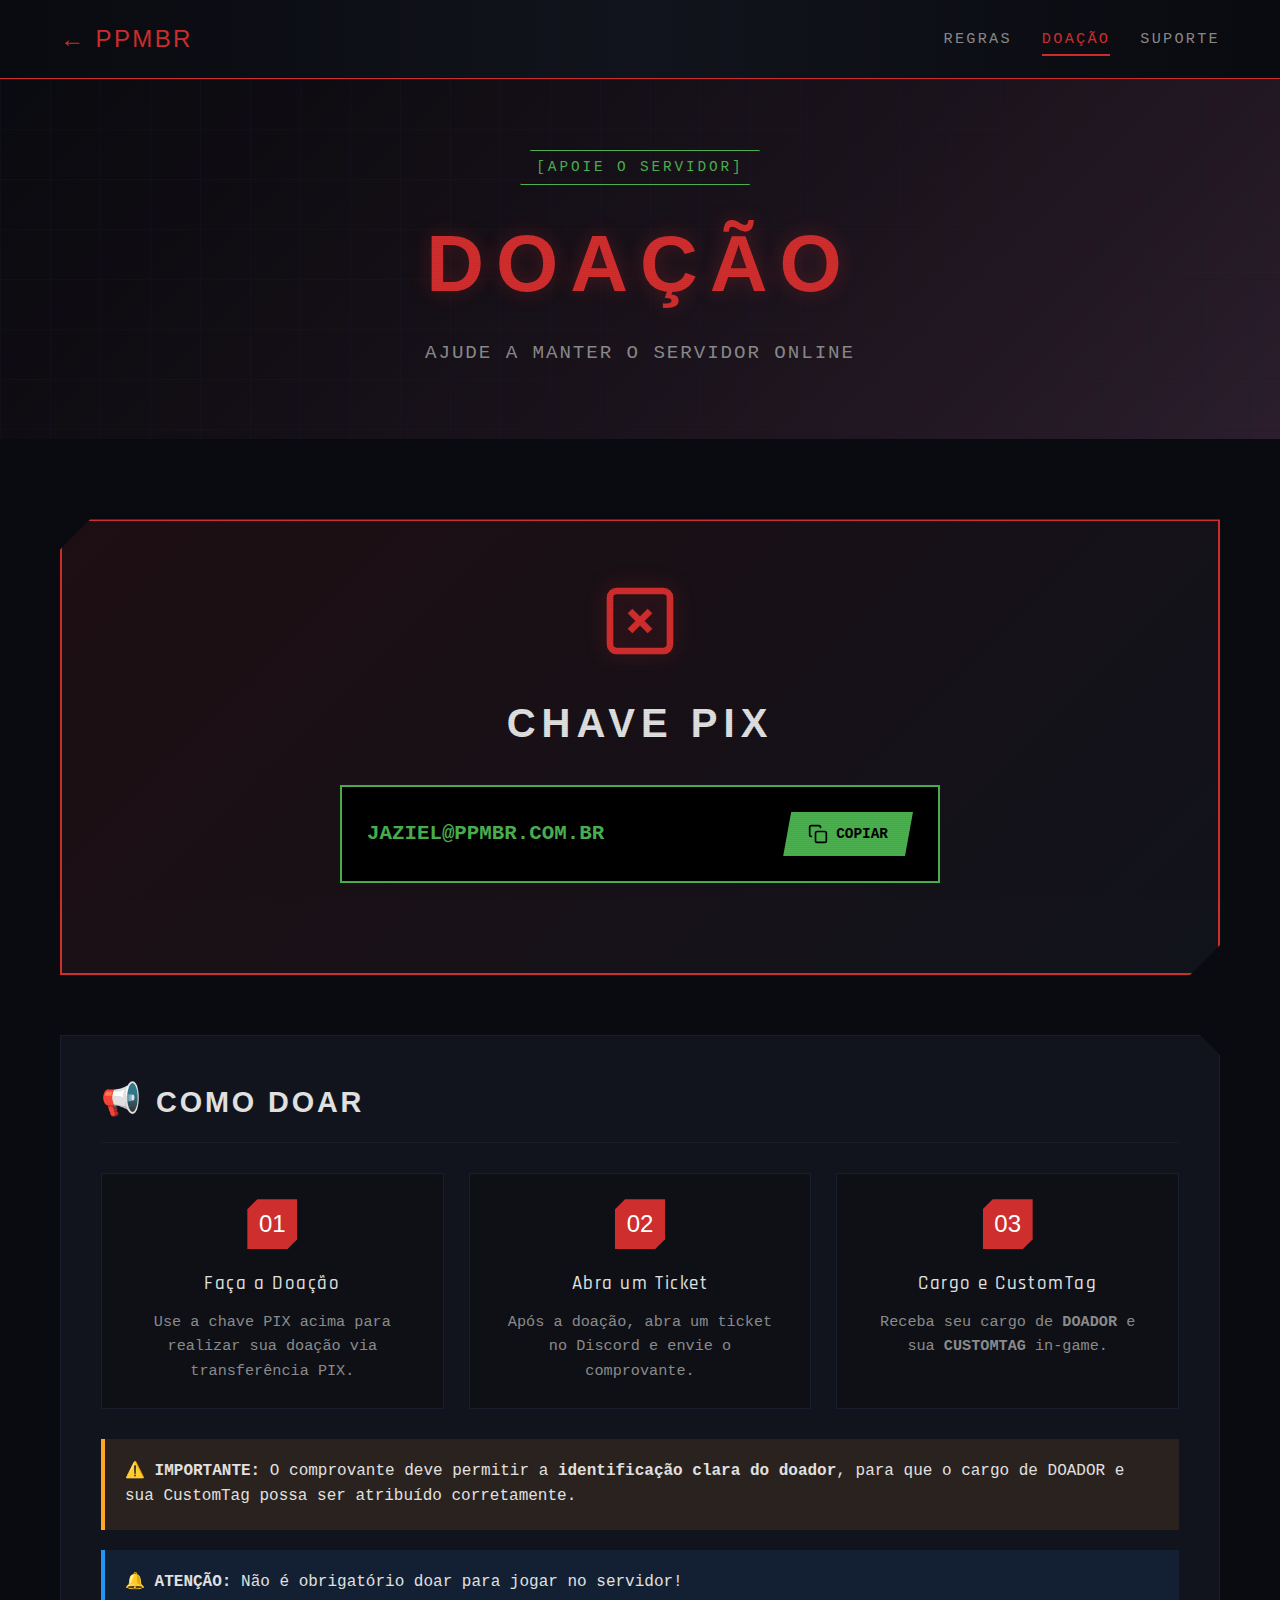
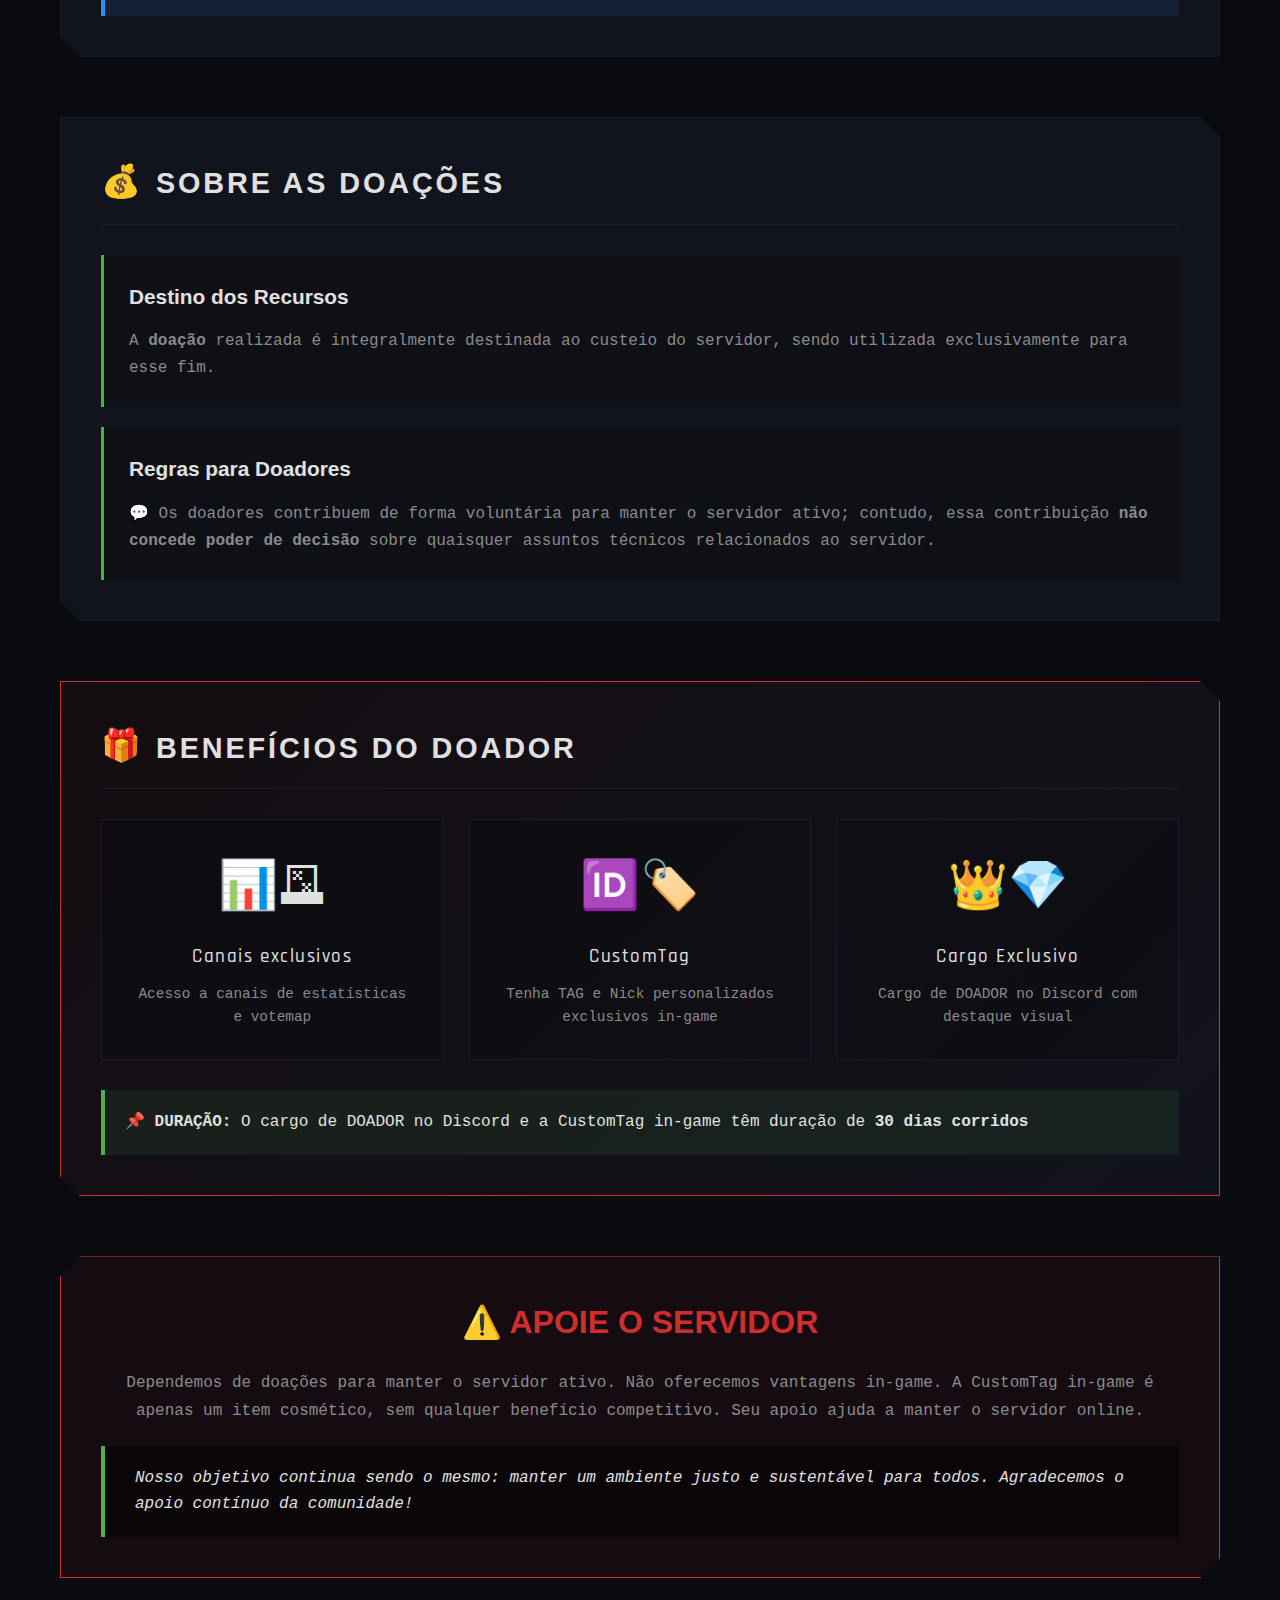
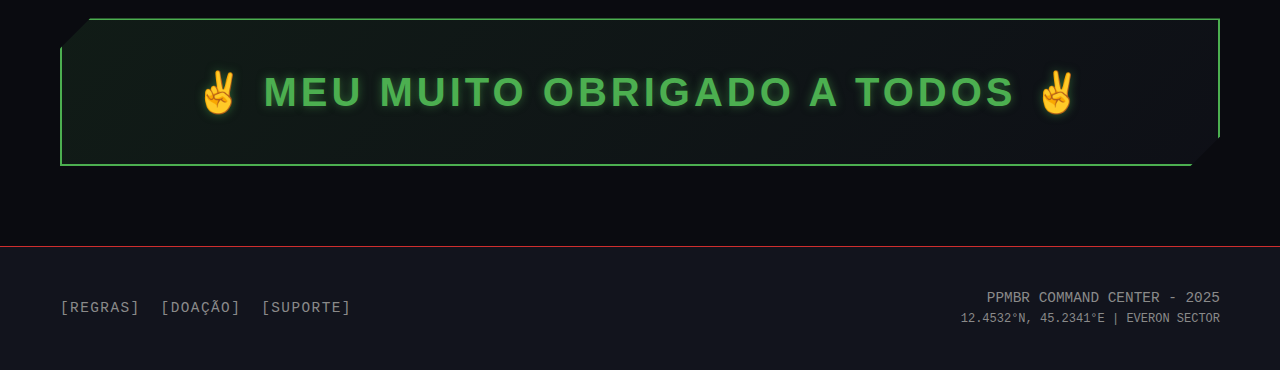
<file: doacao.html>
<!DOCTYPE html>
<html lang="pt-BR">
<head>
    <meta charset="UTF-8">
    <meta name="viewport" content="width=device-width, initial-scale=1.0">
    <title>DOAÇÃO | PPMBR</title>
	<link href="https://fonts.googleapis.com/css2?family=Rajdhani:wght@400;500;600;700&display=swap" rel="stylesheet">
    <link rel="stylesheet" href="styles.css">
    <link rel="stylesheet" href="pages.css">
</head>
<body>
    <div class="scanlines"></div>

    <!-- Header Navigation -->
    <nav class="tactical-nav">
        <div class="container">
            <a href="index.html" class="nav-logo">← PPMBR</a>
            <div class="nav-links">
                <a href="regras.html" class="nav-link">REGRAS</a>
                <a href="doacao.html" class="nav-link active">DOAÇÃO</a>
                <a href="suporte.html" class="nav-link">SUPORTE</a>
            </div>
        </div>
    </nav>

    <!-- Page Header -->
    <section class="page-hero">
        <div class="hero-overlay"></div>
        <div class="hero-grid"></div>
        <div class="container">
            <div class="page-header-content">
                <span class="page-tag">[APOIE O SERVIDOR]</span>
                <h1 class="page-title">DOAÇÃO</h1>
                <p class="page-subtitle">AJUDE A MANTER O SERVIDOR ONLINE</p>
            </div>
        </div>
    </section>

    <!-- Donation Content -->
    <section class="content-section">
        <div class="container">

            <!-- PIX Section -->
            <div class="donation-highlight">
                <div class="pix-container">
                    <div class="pix-icon">
                        <svg width="80" height="80" viewBox="0 0 24 24" fill="none" stroke="currentColor" stroke-width="2">
                            <rect x="3" y="3" width="18" height="18" rx="2" ry="2"/>
                            <line x1="9" y1="9" x2="15" y2="15"/>
                            <line x1="15" y1="9" x2="9" y2="15"/>
                        </svg>
                    </div>
                    <h2 class="pix-title">CHAVE PIX</h2>
                    <div class="pix-key" id="pixKey">
                        <span class="key-text">JAZIEL@PPMBR.COM.BR</span>
                        <button class="copy-btn" onclick="copyPix()">
                            <svg width="20" height="20" viewBox="0 0 24 24" fill="none" stroke="currentColor" stroke-width="2">
                                <rect x="9" y="9" width="13" height="13" rx="2" ry="2"/>
                                <path d="M5 15H4a2 2 0 0 1-2-2V4a2 2 0 0 1 2-2h9a2 2 0 0 1 2 2v1"/>
                            </svg>
                            COPIAR
                        </button>
                    </div>
                    <p class="copy-feedback" id="copyFeedback">✓ Chave copiada!</p>
                </div>
            </div>

            <!-- Instructions -->
            <div class="rules-block">
                <div class="block-header">
                    <span class="block-icon">📢</span>
                    <h2 class="block-title">COMO DOAR</h2>
                </div>
                <div class="donation-steps">
                    <div class="step-card">
                        <div class="step-number">01</div>
                        <div class="step-content">
                            <h3>Faça a Doação</h3>
                            <p>Use a chave PIX acima para realizar sua doação via transferência PIX.</p>
                        </div>
                    </div>
                    <div class="step-card">
                        <div class="step-number">02</div>
                        <div class="step-content">
                            <h3>Abra um Ticket</h3>
                            <p>Após a doação, abra um ticket no Discord e envie o comprovante.</p>
                        </div>
                    </div>
                    <div class="step-card">
                        <div class="step-number">03</div>
                        <div class="step-content">
                            <h3>Cargo e CustomTag</h3>
                            <p>Receba seu cargo de <strong>DOADOR</strong> e sua <strong>CUSTOMTAG</strong> in-game.</p>
                        </div>
                    </div>
                </div>

                <div class="alert-box warning">
                    <strong>⚠️ IMPORTANTE:</strong> O comprovante deve permitir a <strong>identificação clara do doador</strong>, para que o cargo de DOADOR e sua CustomTag possa ser atribuído corretamente.
                </div>

                <div class="alert-box info">
                    <strong>🔔 ATENÇÃO:</strong> Não é obrigatório doar para jogar no servidor!
                </div>
            </div>

            <!-- Sobre as Doações -->
            <div class="rules-block">
                <div class="block-header">
                    <span class="block-icon">💰</span>
                    <h2 class="block-title">SOBRE AS DOAÇÕES</h2>
                </div>

                <div class="donation-info">
                    <div class="info-card">
                        <h3>Destino dos Recursos</h3>
                        <p>A <strong>doação</strong> realizada é integralmente destinada ao custeio do servidor, sendo utilizada exclusivamente para esse fim.</p>
                    </div>

                    <div class="info-card">
                        <h3>Regras para Doadores</h3>
                        <p>💬 Os doadores contribuem de forma voluntária para manter o servidor ativo; contudo, essa contribuição <strong>não concede poder de decisão</strong> sobre quaisquer assuntos técnicos relacionados ao servidor.</p>
                    </div>
                </div>
            </div>

            <!-- Benefícios -->
            <div class="rules-block highlight-block">
                <div class="block-header">
                    <span class="block-icon">🎁</span>
                    <h2 class="block-title">BENEFÍCIOS DO DOADOR</h2>
                </div>

                <div class="benefits-grid">
                    <div class="benefit-card">
                        <div class="benefit-icon">📊🗳</div>
                        <h3>Canais exclusivos</h3>
                        <p>Acesso a canais de estatísticas e votemap</p>
                    </div>
                    <div class="benefit-card">
                        <div class="benefit-icon">🆔🏷️</div>
                        <h3>CustomTag</h3>
                        <p>Tenha TAG e Nick personalizados exclusivos in-game</p>
                    </div>
                    <div class="benefit-card">
                        <div class="benefit-icon">👑💎</div>
                        <h3>Cargo Exclusivo</h3>
                        <p>Cargo de DOADOR no Discord com destaque visual</p>
                    </div>
                </div>

                <div class="alert-box duration">
                    <strong>📌 DURAÇÃO:</strong> O cargo de DOADOR no Discord e a CustomTag in-game têm duração de <strong>30 dias corridos</strong>
                </div>
            </div>

            <!-- Call to Action -->
            <div class="cta-section">
                <div class="cta-content">
                    <h2>⚠️ APOIE O SERVIDOR</h2>
                    <p>Dependemos de doações para manter o servidor ativo. Não oferecemos vantagens in-game. A CustomTag in-game é apenas um item cosmético, sem qualquer benefício competitivo. Seu apoio ajuda a manter o servidor online.</p>
                    <blockquote class="quote-box">
                        Nosso objetivo continua sendo o mesmo: manter um ambiente justo e sustentável para todos. Agradecemos o apoio contínuo da comunidade!
                    </blockquote>
                </div>
            </div>

            <!-- Thank You -->
            <div class="thank-you-section">
                <h2 class="thank-you-title">✌️ MEU MUITO OBRIGADO A TODOS ✌️</h2>
            </div>

        </div>
    </section>

    <!-- Footer -->
    <footer class="comms">
        <div class="container">
            <div class="comms-grid">
                <div class="comms-links">
                    <a href="regras.html" class="comms-link">[REGRAS]</a>
                    <a href="doacao.html" class="comms-link">[DOAÇÃO]</a>
                    <a href="suporte.html" class="comms-link">[SUPORTE]</a>
                </div>
                <div class="comms-signature">
                    <p>PPMBR COMMAND CENTER - 2025</p>
                    <p class="comms-coordinates">12.4532°N, 45.2341°E | EVERON SECTOR</p>
                </div>
            </div>
        </div>
    </footer>

    <script src="script.js"></script>
    <script>
        function copyPix() {
            const pixKey = 'JAZIEL@PPMBR.COM.BR';
            navigator.clipboard.writeText(pixKey).then(() => {
                const feedback = document.getElementById('copyFeedback');
                feedback.style.display = 'block';
                setTimeout(() => {
                    feedback.style.display = 'none';
                }, 2000);
            });
        }
    </script>
</body>
</html>
</file>
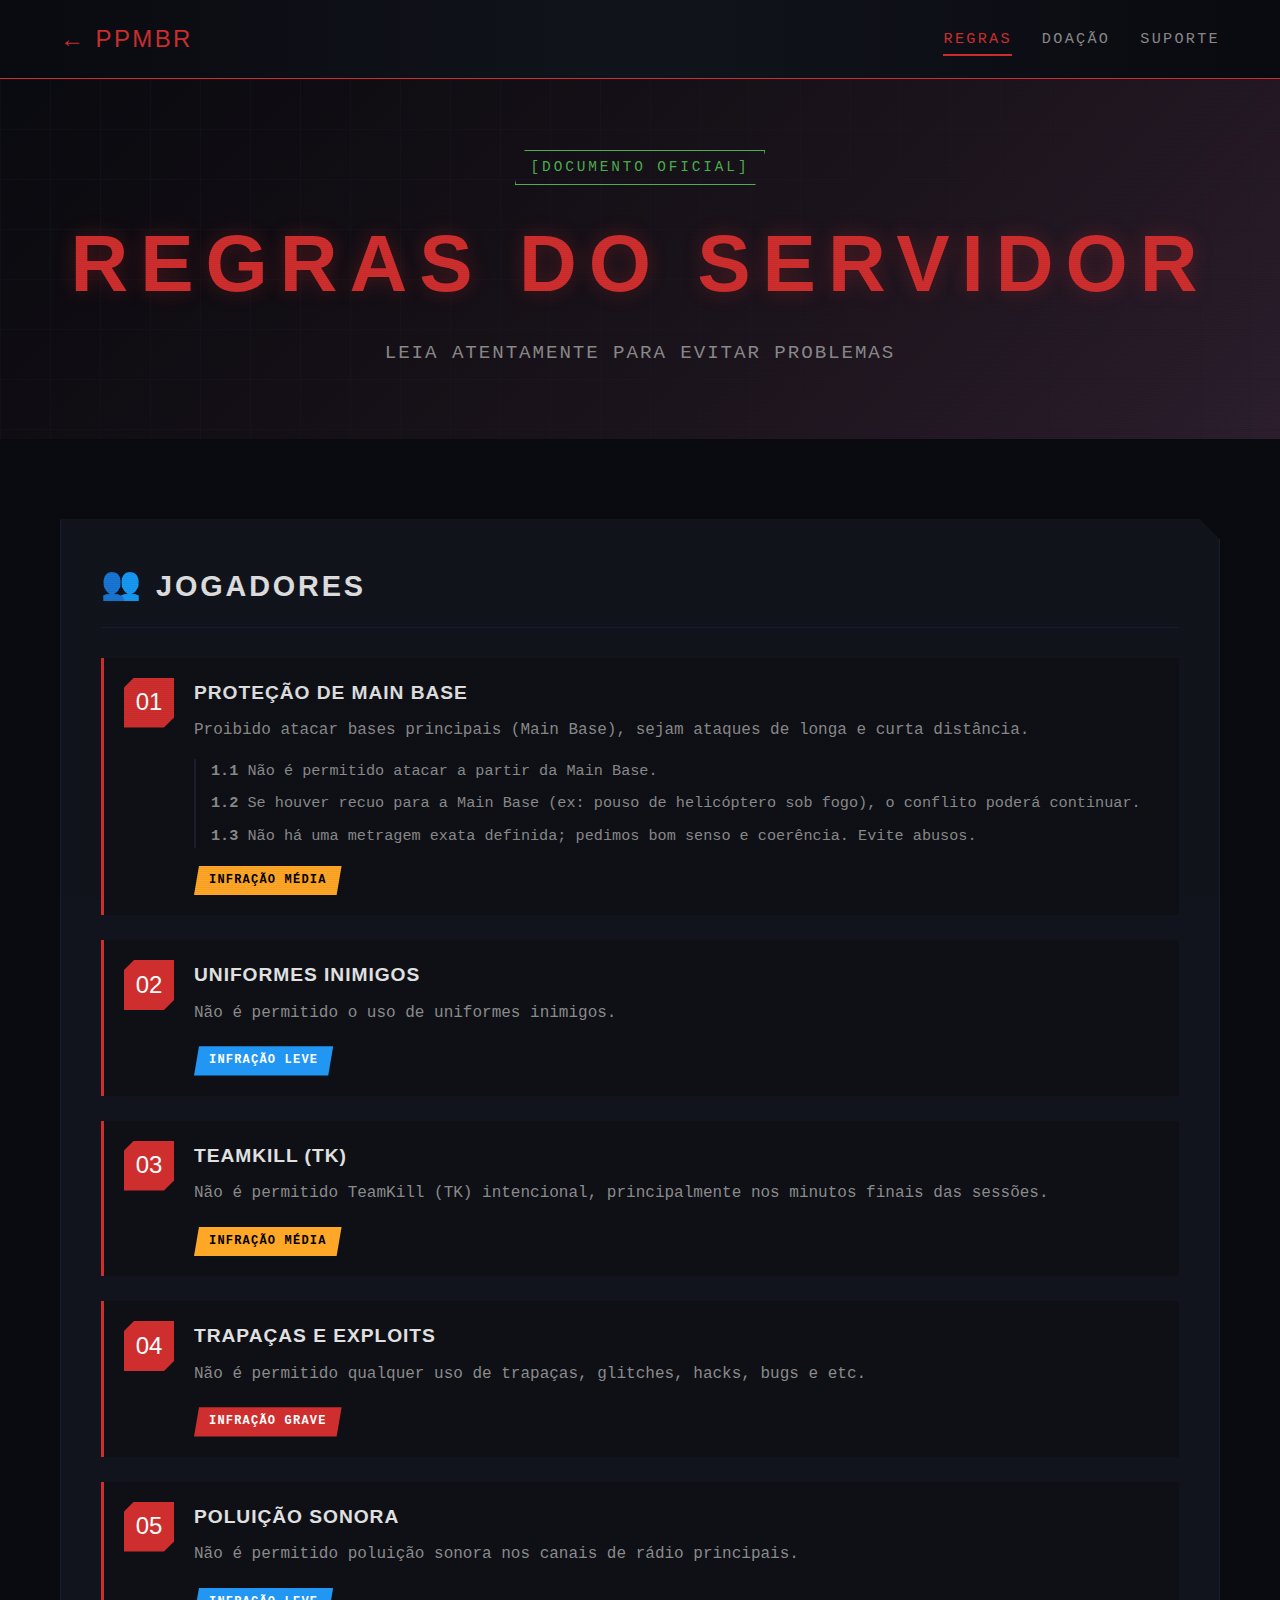
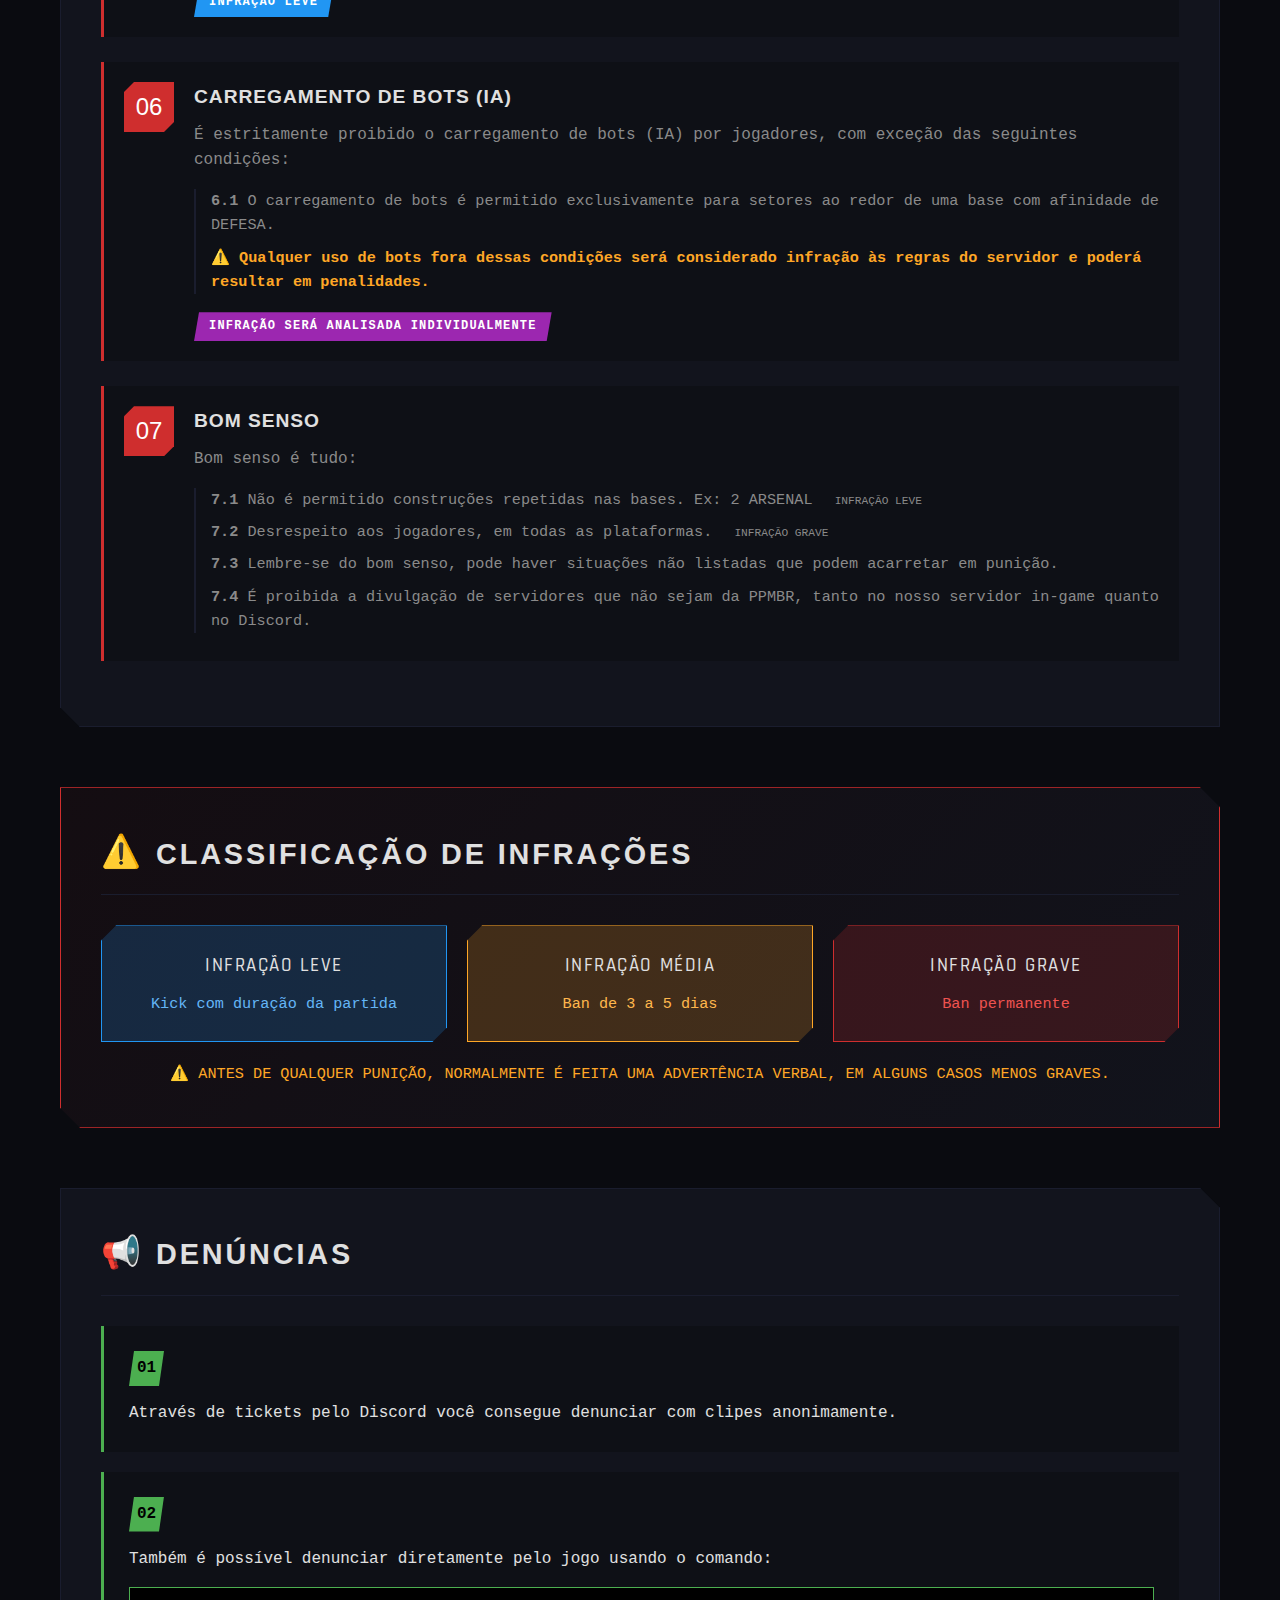
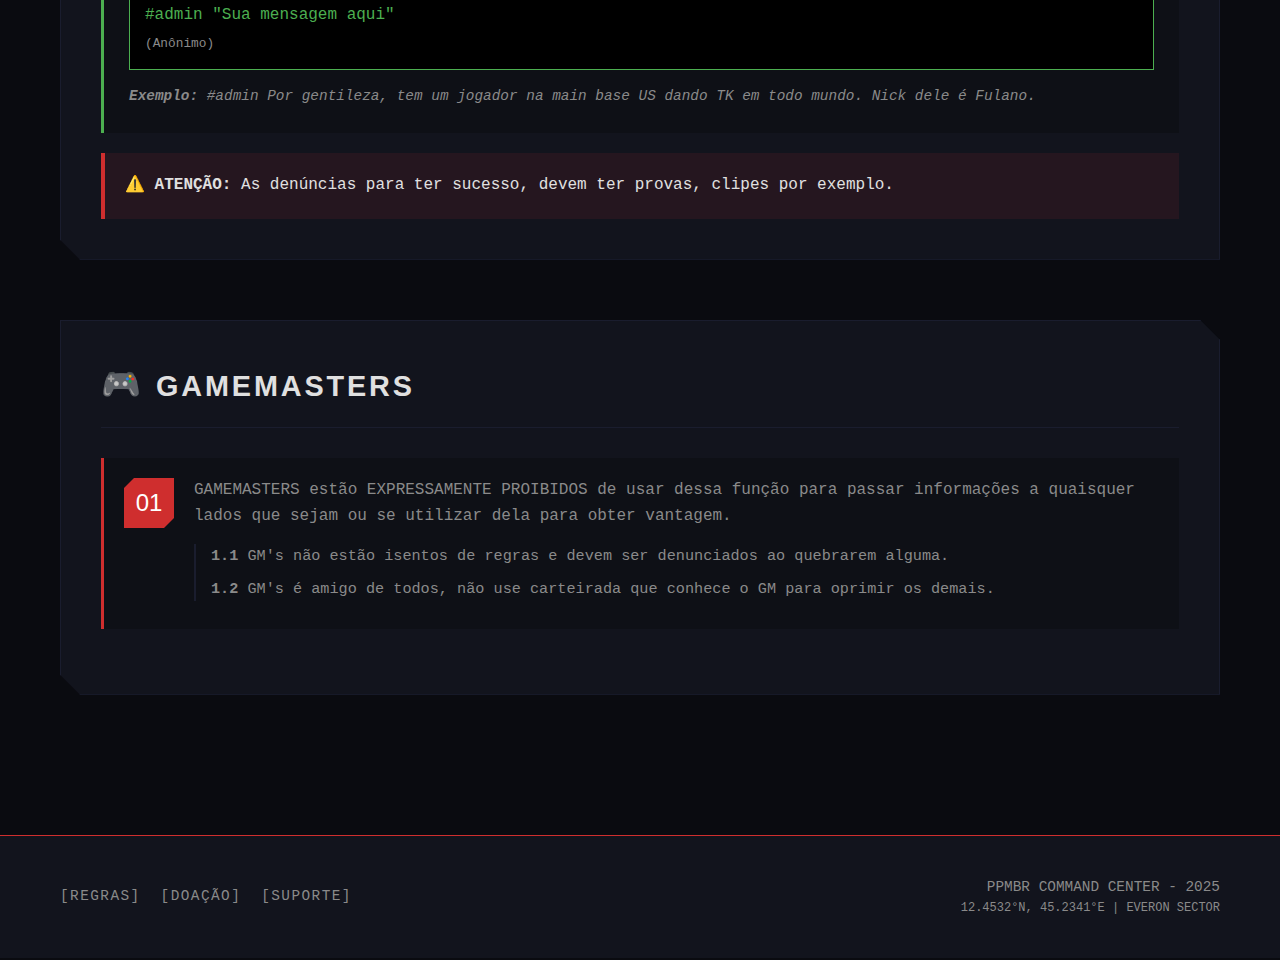
<file: regras.html>
<!DOCTYPE html>
<html lang="pt-BR">
<head>
    <meta charset="UTF-8">
    <meta name="viewport" content="width=device-width, initial-scale=1.0">
    <title>REGRAS DO SERVIDOR | PPMBR</title>
	<link href="https://fonts.googleapis.com/css2?family=Rajdhani:wght@400;500;600;700&display=swap" rel="stylesheet">
    <link rel="stylesheet" href="styles.css">
    <link rel="stylesheet" href="pages.css">
</head>
<body>
    <div class="scanlines"></div>

    <!-- Header Navigation -->
    <nav class="tactical-nav">
        <div class="container">
            <a href="index.html" class="nav-logo">← PPMBR</a>
            <div class="nav-links">
                <a href="regras.html" class="nav-link active">REGRAS</a>
                <a href="doacao.html" class="nav-link">DOAÇÃO</a>
                <a href="suporte.html" class="nav-link">SUPORTE</a>
            </div>
        </div>
    </nav>

    <!-- Page Header -->
    <section class="page-hero">
        <div class="hero-overlay"></div>
        <div class="hero-grid"></div>
        <div class="container">
            <div class="page-header-content">
                <span class="page-tag">[DOCUMENTO OFICIAL]</span>
                <h1 class="page-title">REGRAS DO SERVIDOR</h1>
                <p class="page-subtitle">LEIA ATENTAMENTE PARA EVITAR PROBLEMAS</p>
            </div>
        </div>
    </section>

    <!-- Rules Content -->
    <section class="content-section">
        <div class="container">

            <!-- Jogadores Section -->
            <div class="rules-block">
                <div class="block-header">
                    <span class="block-icon">👥</span>
                    <h2 class="block-title">JOGADORES</h2>
                </div>

                <div class="rule-item">
                    <div class="rule-number">01</div>
                    <div class="rule-content">
                        <h3 class="rule-title">PROTEÇÃO DE MAIN BASE</h3>
                        <p class="rule-text">Proibido atacar bases principais (Main Base), sejam ataques de longa e curta distância.</p>
                        <div class="rule-details">
                            <p><strong>1.1</strong> Não é permitido atacar a partir da Main Base.</p>
                            <p><strong>1.2</strong> Se houver recuo para a Main Base (ex: pouso de helicóptero sob fogo), o conflito poderá continuar.</p>
                            <p><strong>1.3</strong> Não há uma metragem exata definida; pedimos bom senso e coerência. Evite abusos.</p>
                        </div>
                        <span class="infraction-badge medium">INFRAÇÃO MÉDIA</span>
                    </div>
                </div>

                <div class="rule-item">
                    <div class="rule-number">02</div>
                    <div class="rule-content">
                        <h3 class="rule-title">UNIFORMES INIMIGOS</h3>
                        <p class="rule-text">Não é permitido o uso de uniformes inimigos.</p>
                        <span class="infraction-badge light">INFRAÇÃO LEVE</span>
                    </div>
                </div>

                <div class="rule-item">
                    <div class="rule-number">03</div>
                    <div class="rule-content">
                        <h3 class="rule-title">TEAMKILL (TK)</h3>
                        <p class="rule-text">Não é permitido TeamKill (TK) intencional, principalmente nos minutos finais das sessões.</p>
                        <span class="infraction-badge medium">INFRAÇÃO MÉDIA</span>
                    </div>
                </div>

                <div class="rule-item">
                    <div class="rule-number">04</div>
                    <div class="rule-content">
                        <h3 class="rule-title">TRAPAÇAS E EXPLOITS</h3>
                        <p class="rule-text">Não é permitido qualquer uso de trapaças, glitches, hacks, bugs e etc.</p>
                        <span class="infraction-badge severe">INFRAÇÃO GRAVE</span>
                    </div>
                </div>

                <div class="rule-item">
                    <div class="rule-number">05</div>
                    <div class="rule-content">
                        <h3 class="rule-title">POLUIÇÃO SONORA</h3>
                        <p class="rule-text">Não é permitido poluição sonora nos canais de rádio principais.</p>
                        <span class="infraction-badge light">INFRAÇÃO LEVE</span>
                    </div>
                </div>

                <div class="rule-item">
                    <div class="rule-number">06</div>
                    <div class="rule-content">
                        <h3 class="rule-title">CARREGAMENTO DE BOTS (IA)</h3>
                        <p class="rule-text">É estritamente proibido o carregamento de bots (IA) por jogadores, com exceção das seguintes condições:</p>
                        <div class="rule-details">
                            <p><strong>6.1</strong> O carregamento de bots é permitido exclusivamente para setores ao redor de uma base com afinidade de DEFESA.</p>
                            <p class="warning-text">⚠️ Qualquer uso de bots fora dessas condições será considerado infração às regras do servidor e poderá resultar em penalidades.</p>
                        </div>
                        <span class="infraction-badge analysis">INFRAÇÃO SERÁ ANALISADA INDIVIDUALMENTE</span>
                    </div>
                </div>

                <div class="rule-item">
                    <div class="rule-number">07</div>
                    <div class="rule-content">
                        <h3 class="rule-title">BOM SENSO</h3>
                        <p class="rule-text">Bom senso é tudo:</p>
                        <div class="rule-details">
                            <p><strong>7.1</strong> Não é permitido construções repetidas nas bases. Ex: 2 ARSENAL <span class="inline-badge light">INFRAÇÃO LEVE</span></p>
                            <p><strong>7.2</strong> Desrespeito aos jogadores, em todas as plataformas. <span class="inline-badge severe">INFRAÇÃO GRAVE</span></p>
                            <p><strong>7.3</strong> Lembre-se do bom senso, pode haver situações não listadas que podem acarretar em punição.</p>
                            <p><strong>7.4</strong> É proibida a divulgação de servidores que não sejam da PPMBR, tanto no nosso servidor in-game quanto no Discord.</p>
                        </div>
                    </div>
                </div>
            </div>

            <!-- Infrações Section -->
            <div class="rules-block highlight-block">
                <div class="block-header">
                    <span class="block-icon">⚠️</span>
                    <h2 class="block-title">CLASSIFICAÇÃO DE INFRAÇÕES</h2>
                </div>
                <div class="infraction-grid">
                    <div class="infraction-card light-card">
                        <h3>INFRAÇÃO LEVE</h3>
                        <p>Kick com duração da partida</p>
                    </div>
                    <div class="infraction-card medium-card">
                        <h3>INFRAÇÃO MÉDIA</h3>
                        <p>Ban de 3 a 5 dias</p>
                    </div>
                    <div class="infraction-card severe-card">
                        <h3>INFRAÇÃO GRAVE</h3>
                        <p>Ban permanente</p>
                    </div>
                </div>
                <p class="infraction-note">⚠️ ANTES DE QUALQUER PUNIÇÃO, NORMALMENTE É FEITA UMA ADVERTÊNCIA VERBAL, EM ALGUNS CASOS MENOS GRAVES.</p>
            </div>

            <!-- Denúncias Section -->
            <div class="rules-block">
                <div class="block-header">
                    <span class="block-icon">📢</span>
                    <h2 class="block-title">DENÚNCIAS</h2>
                </div>
                <div class="report-methods">
                    <div class="report-card">
                        <div class="report-number">01</div>
                        <p>Através de tickets pelo Discord você consegue denunciar com clipes anonimamente.</p>
                    </div>
                    <div class="report-card">
                        <div class="report-number">02</div>
                        <p>Também é possível denunciar diretamente pelo jogo usando o comando:</p>
                        <div class="command-box">
                            <code>#admin "Sua mensagem aqui"</code>
                            <span class="command-label">(Anônimo)</span>
                        </div>
                        <p class="example-text"><strong>Exemplo:</strong> #admin Por gentileza, tem um jogador na main base US dando TK em todo mundo. Nick dele é Fulano.</p>
                    </div>
                </div>
                <div class="alert-box">
                    <strong>⚠️ ATENÇÃO:</strong> As denúncias para ter sucesso, devem ter provas, clipes por exemplo.
                </div>
            </div>

            <!-- GameMasters Section -->
            <div class="rules-block">
                <div class="block-header">
                    <span class="block-icon">🎮</span>
                    <h2 class="block-title">GAMEMASTERS</h2>
                </div>
                <div class="gm-rules">
                    <div class="rule-item">
                        <div class="rule-number">01</div>
                        <div class="rule-content">
                            <p class="rule-text">GAMEMASTERS estão EXPRESSAMENTE PROIBIDOS de usar dessa função para passar informações a quaisquer lados que sejam ou se utilizar dela para obter vantagem.</p>
                            <div class="rule-details">
                                <p><strong>1.1</strong> GM's não estão isentos de regras e devem ser denunciados ao quebrarem alguma.</p>
                                <p><strong>1.2</strong> GM's é amigo de todos, não use carteirada que conhece o GM para oprimir os demais.</p>
                            </div>
                        </div>
                    </div>
                </div>
            </div>

        </div>
    </section>

    <!-- Footer -->
    <footer class="comms">
        <div class="container">
            <div class="comms-grid">
                <div class="comms-links">
                    <a href="regras.html" class="comms-link">[REGRAS]</a>
                    <a href="doacao.html" class="comms-link">[DOAÇÃO]</a>
                    <a href="suporte.html" class="comms-link">[SUPORTE]</a>
                </div>
                <div class="comms-signature">
                    <p>PPMBR COMMAND CENTER - 2025</p>
                    <p class="comms-coordinates">12.4532°N, 45.2341°E | EVERON SECTOR</p>
                </div>
            </div>
        </div>
    </footer>

    <script src="script.js"></script>
</body>
</html>
</file>
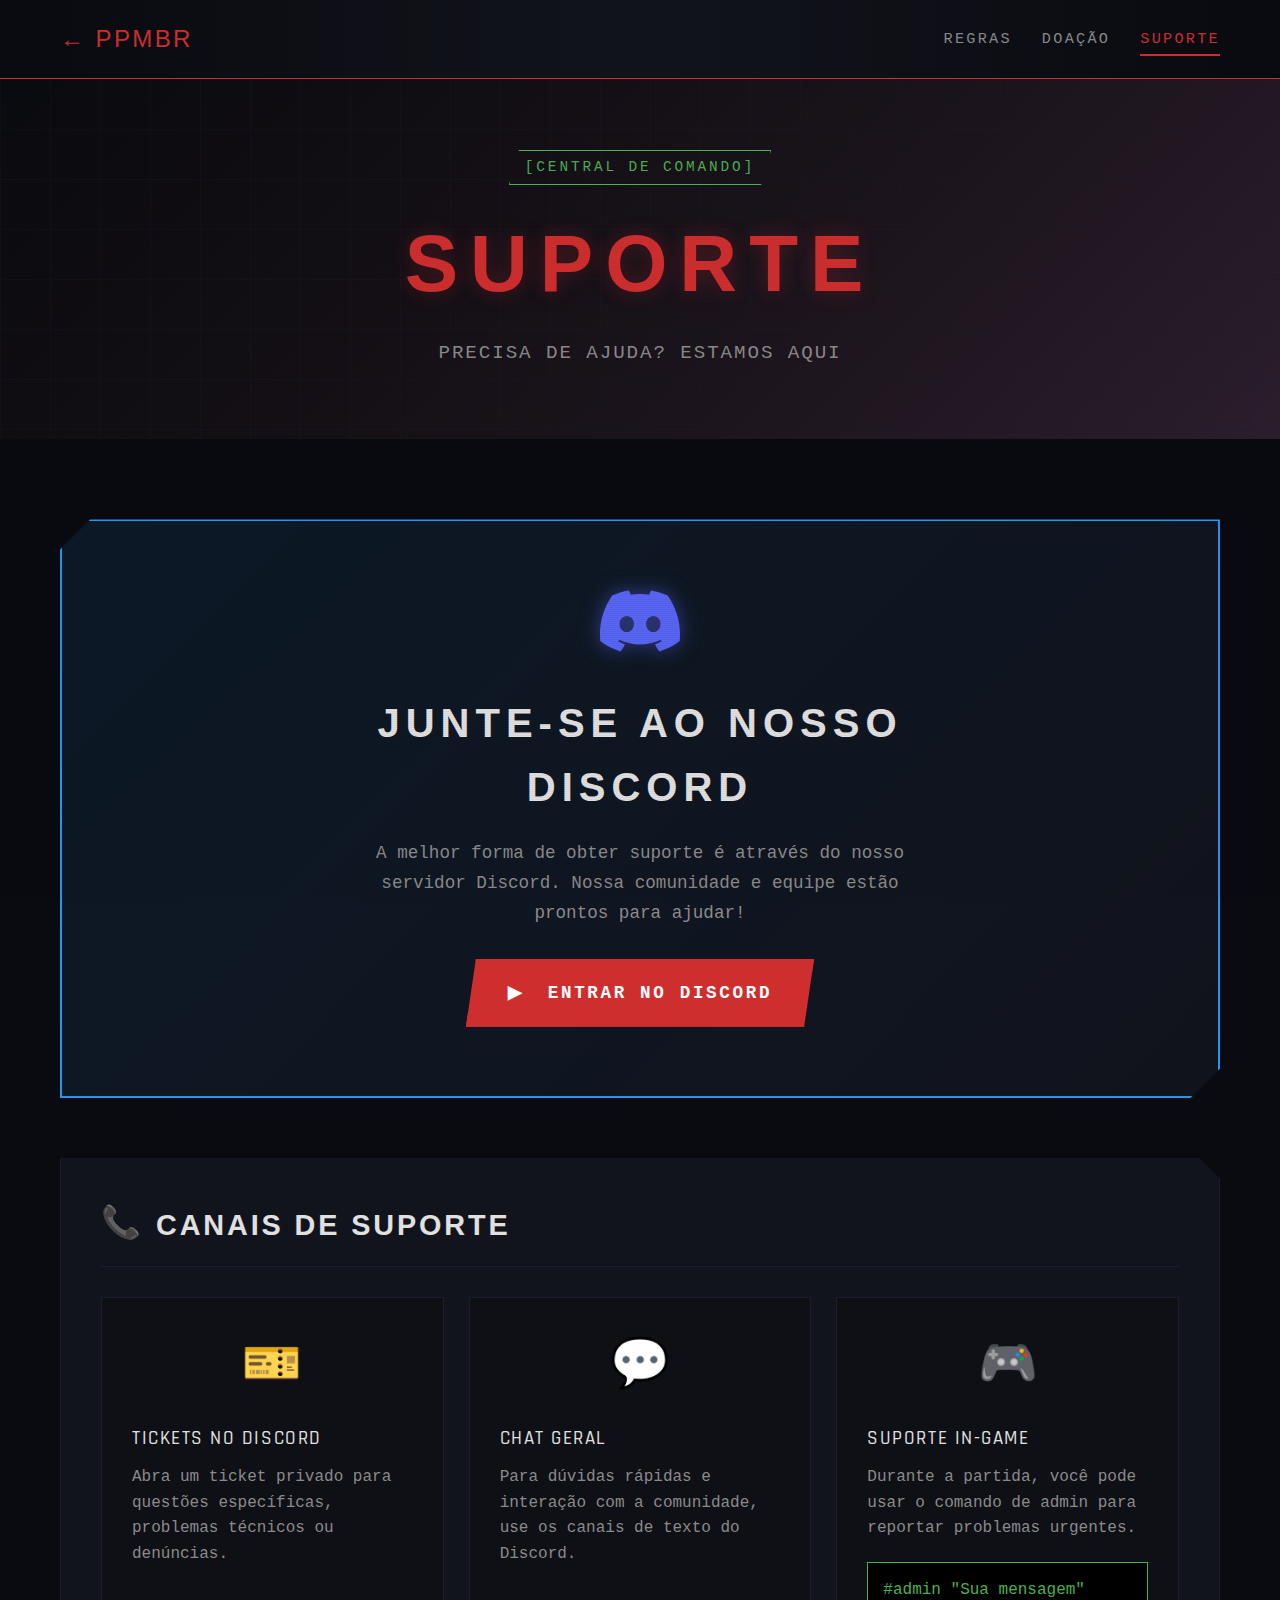
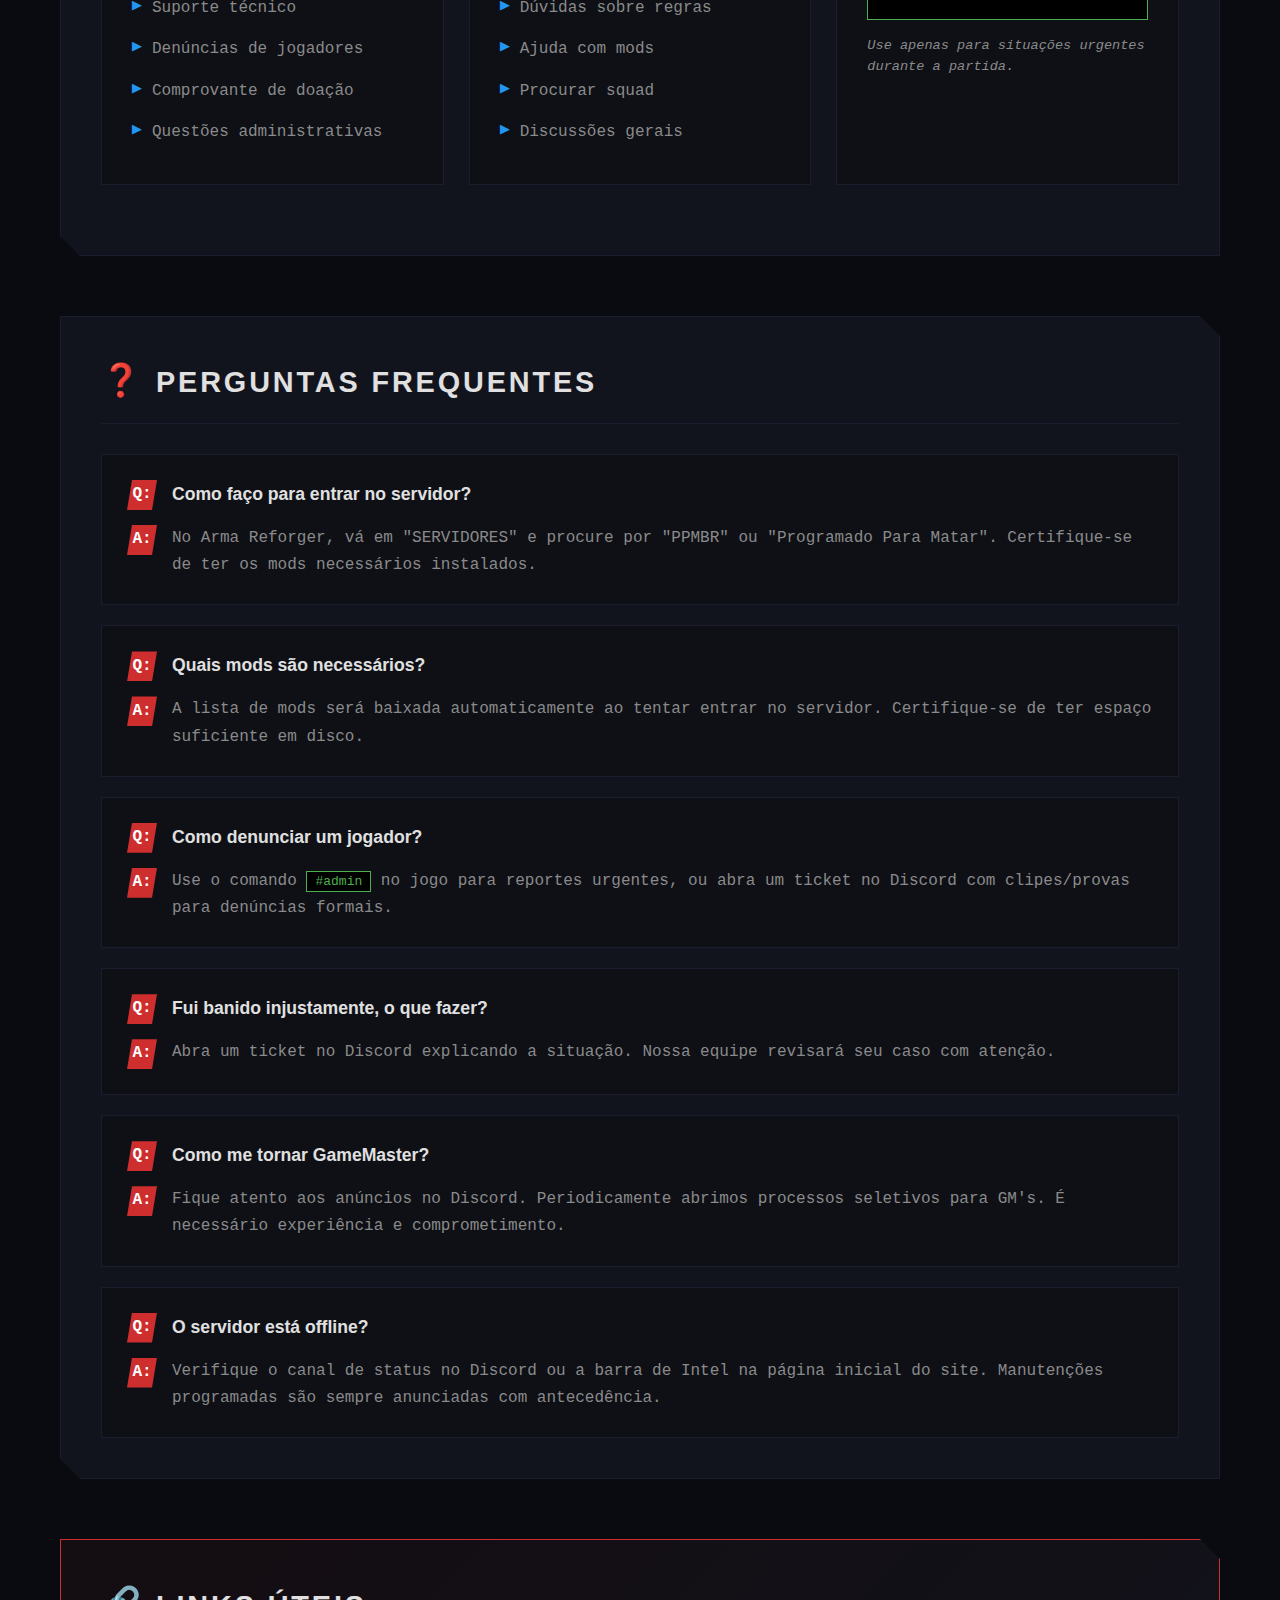
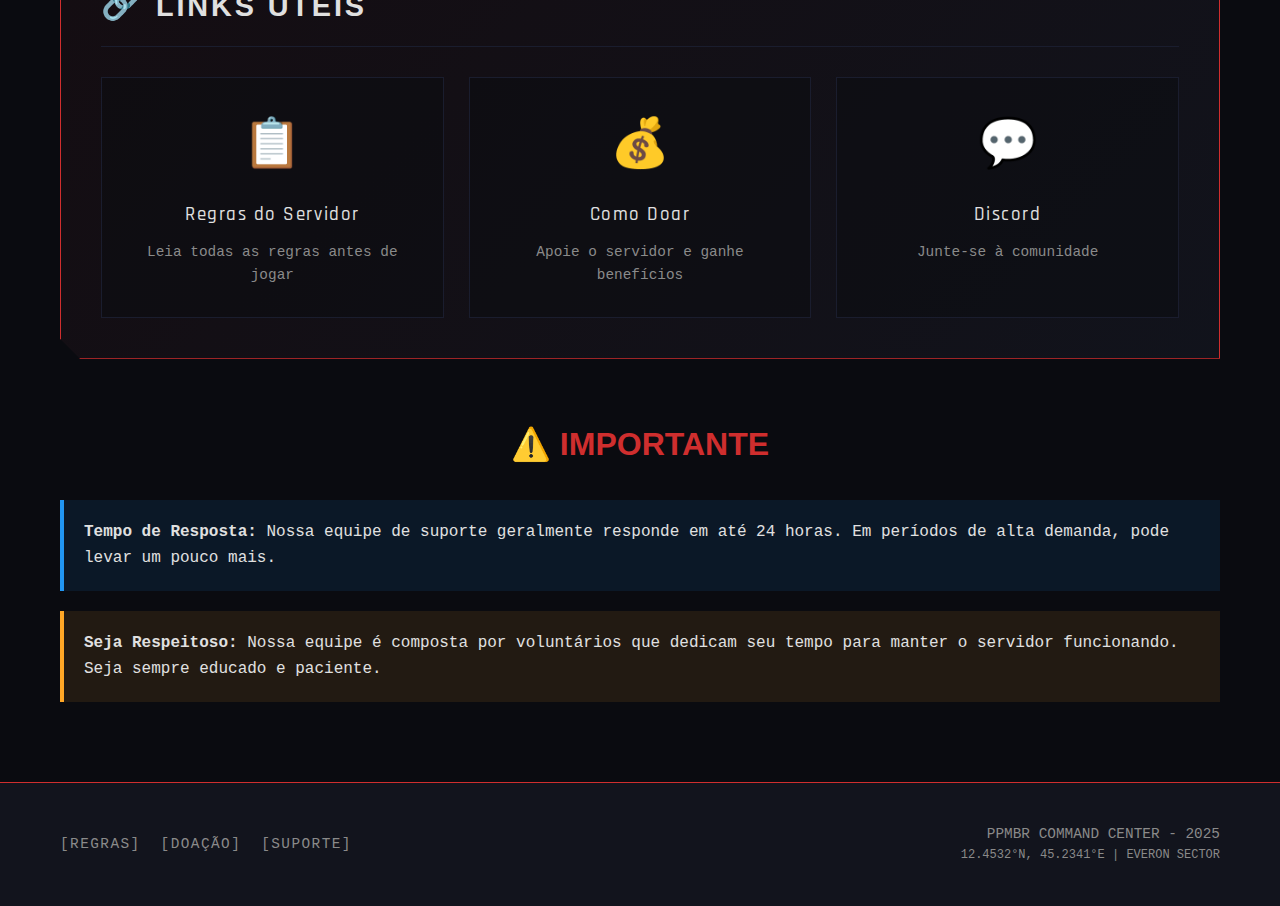
<file: suporte.html>
<!DOCTYPE html>
<html lang="pt-BR">
<head>
    <meta charset="UTF-8">
    <meta name="viewport" content="width=device-width, initial-scale=1.0">
    <title>SUPORTE | PPMBR</title>
	<link href="https://fonts.googleapis.com/css2?family=Rajdhani:wght@400;500;600;700&display=swap" rel="stylesheet">
    <link rel="stylesheet" href="styles.css">
    <link rel="stylesheet" href="pages.css">
</head>
<body>
    <div class="scanlines"></div>

    <!-- Header Navigation -->
    <nav class="tactical-nav">
        <div class="container">
            <a href="index.html" class="nav-logo">← PPMBR</a>
            <div class="nav-links">
                <a href="regras.html" class="nav-link">REGRAS</a>
                <a href="doacao.html" class="nav-link">DOAÇÃO</a>
                <a href="suporte.html" class="nav-link active">SUPORTE</a>
            </div>
        </div>
    </nav>

    <!-- Page Header -->
    <section class="page-hero">
        <div class="hero-overlay"></div>
        <div class="hero-grid"></div>
        <div class="container">
            <div class="page-header-content">
                <span class="page-tag">[CENTRAL DE COMANDO]</span>
                <h1 class="page-title">SUPORTE</h1>
                <p class="page-subtitle">PRECISA DE AJUDA? ESTAMOS AQUI</p>
            </div>
        </div>
    </section>

    <!-- Support Content -->
    <section class="content-section">
        <div class="container">

            <!-- Discord Section -->
            <div class="support-highlight">
                <div class="discord-container">
                    <div class="discord-icon">
                        <svg width="80" height="80" viewBox="0 0 71 55" fill="currentColor">
                            <path d="M60.1045 4.8978C55.5792 2.8214 50.7265 1.2916 45.6527 0.41542C45.5603 0.39851 45.468 0.440769 45.4204 0.525289C44.7963 1.6353 44.105 3.0834 43.6209 4.2216C38.1637 3.4046 32.7345 3.4046 27.3892 4.2216C26.905 3.0581 26.1886 1.6353 25.5617 0.525289C25.5141 0.443589 25.4218 0.40133 25.3294 0.41542C20.2584 1.2888 15.4057 2.8186 10.8776 4.8978C10.8384 4.9147 10.8048 4.9429 10.7825 4.9795C1.57795 18.7309 -0.943561 32.1443 0.293408 45.3914C0.299005 45.4562 0.335386 45.5182 0.385761 45.5576C6.45866 50.0174 12.3413 52.7249 18.1147 54.5195C18.2071 54.5477 18.305 54.5139 18.3638 54.4378C19.7295 52.5728 20.9469 50.6063 21.9907 48.5383C22.0523 48.4172 21.9935 48.2735 21.8676 48.2256C19.9366 47.4931 18.0979 46.6 16.3292 45.5858C16.1893 45.5041 16.1781 45.304 16.3068 45.2082C16.679 44.9293 17.0513 44.6391 17.4067 44.3461C17.471 44.2926 17.5606 44.2813 17.6362 44.3151C29.2558 49.6202 41.8354 49.6202 53.3179 44.3151C53.3935 44.2785 53.4831 44.2898 53.5502 44.3433C53.9057 44.6363 54.2779 44.9293 54.6529 45.2082C54.7816 45.304 54.7732 45.5041 54.6333 45.5858C52.8646 46.6197 51.0259 47.4931 49.0921 48.2228C48.9662 48.2707 48.9102 48.4172 48.9718 48.5383C50.038 50.6034 51.2554 52.5699 52.5959 54.435C52.6519 54.5139 52.7526 54.5477 52.845 54.5195C58.6464 52.7249 64.529 50.0174 70.6019 45.5576C70.6551 45.5182 70.6887 45.459 70.6943 45.3942C72.1747 30.0791 68.2147 16.7757 60.1968 4.9823C60.1772 4.9429 60.1437 4.9147 60.1045 4.8978ZM23.7259 37.3253C20.2276 37.3253 17.3451 34.1136 17.3451 30.1693C17.3451 26.225 20.1717 23.0133 23.7259 23.0133C27.308 23.0133 30.1626 26.2532 30.1066 30.1693C30.1066 34.1136 27.28 37.3253 23.7259 37.3253ZM47.3178 37.3253C43.8196 37.3253 40.9371 34.1136 40.9371 30.1693C40.9371 26.225 43.7636 23.0133 47.3178 23.0133C50.9 23.0133 53.7545 26.2532 53.6986 30.1693C53.6986 34.1136 50.9 37.3253 47.3178 37.3253Z"/>
                        </svg>
                    </div>
                    <h2 class="discord-title">JUNTE-SE AO NOSSO DISCORD</h2>
                    <p class="discord-description">A melhor forma de obter suporte é através do nosso servidor Discord. Nossa comunidade e equipe estão prontos para ajudar!</p>
                    <a href="https://discord.gg/RtVxPMcN8R" class="cta-button pulse" target="_blank">
                        <span class="cta-icon">▶</span> ENTRAR NO DISCORD
                    </a>
                </div>
            </div>

            <!-- Support Methods -->
            <div class="rules-block">
                <div class="block-header">
                    <span class="block-icon">📞</span>
                    <h2 class="block-title">CANAIS DE SUPORTE</h2>
                </div>

                <div class="support-grid">
                    <div class="support-card">
                        <div class="support-icon">🎫</div>
                        <h3>TICKETS NO DISCORD</h3>
                        <p>Abra um ticket privado para questões específicas, problemas técnicos ou denúncias.</p>
                        <ul class="support-list">
                            <li>Suporte técnico</li>
                            <li>Denúncias de jogadores</li>
                            <li>Comprovante de doação</li>
                            <li>Questões administrativas</li>
                        </ul>
                    </div>

                    <div class="support-card">
                        <div class="support-icon">💬</div>
                        <h3>CHAT GERAL</h3>
                        <p>Para dúvidas rápidas e interação com a comunidade, use os canais de texto do Discord.</p>
                        <ul class="support-list">
                            <li>Dúvidas sobre regras</li>
                            <li>Ajuda com mods</li>
                            <li>Procurar squad</li>
                            <li>Discussões gerais</li>
                        </ul>
                    </div>

                    <div class="support-card">
                        <div class="support-icon">🎮</div>
                        <h3>SUPORTE IN-GAME</h3>
                        <p>Durante a partida, você pode usar o comando de admin para reportar problemas urgentes.</p>
                        <div class="command-box">
                            <code>#admin "Sua mensagem"</code>
                        </div>
                        <p class="command-note">Use apenas para situações urgentes durante a partida.</p>
                    </div>
                </div>
            </div>

            <!-- FAQ -->
            <div class="rules-block">
                <div class="block-header">
                    <span class="block-icon">❓</span>
                    <h2 class="block-title">PERGUNTAS FREQUENTES</h2>
                </div>

                <div class="faq-container">
                    <div class="faq-item">
                        <div class="faq-question">
                            <span class="faq-icon">Q:</span>
                            <h3>Como faço para entrar no servidor?</h3>
                        </div>
                        <div class="faq-answer">
                            <span class="faq-icon">A:</span>
                            <p>No Arma Reforger, vá em "SERVIDORES" e procure por "PPMBR" ou "Programado Para Matar". Certifique-se de ter os mods necessários instalados.</p>
                        </div>
                    </div>

                    <div class="faq-item">
                        <div class="faq-question">
                            <span class="faq-icon">Q:</span>
                            <h3>Quais mods são necessários?</h3>
                        </div>
                        <div class="faq-answer">
                            <span class="faq-icon">A:</span>
                            <p>A lista de mods será baixada automaticamente ao tentar entrar no servidor. Certifique-se de ter espaço suficiente em disco.</p>
                        </div>
                    </div>

                    <div class="faq-item">
                        <div class="faq-question">
                            <span class="faq-icon">Q:</span>
                            <h3>Como denunciar um jogador?</h3>
                        </div>
                        <div class="faq-answer">
                            <span class="faq-icon">A:</span>
                            <p>Use o comando <code>#admin</code> no jogo para reportes urgentes, ou abra um ticket no Discord com clipes/provas para denúncias formais.</p>
                        </div>
                    </div>

                    <div class="faq-item">
                        <div class="faq-question">
                            <span class="faq-icon">Q:</span>
                            <h3>Fui banido injustamente, o que fazer?</h3>
                        </div>
                        <div class="faq-answer">
                            <span class="faq-icon">A:</span>
                            <p>Abra um ticket no Discord explicando a situação. Nossa equipe revisará seu caso com atenção.</p>
                        </div>
                    </div>

                    <div class="faq-item">
                        <div class="faq-question">
                            <span class="faq-icon">Q:</span>
                            <h3>Como me tornar GameMaster?</h3>
                        </div>
                        <div class="faq-answer">
                            <span class="faq-icon">A:</span>
                            <p>Fique atento aos anúncios no Discord. Periodicamente abrimos processos seletivos para GM's. É necessário experiência e comprometimento.</p>
                        </div>
                    </div>

                    <div class="faq-item">
                        <div class="faq-question">
                            <span class="faq-icon">Q:</span>
                            <h3>O servidor está offline?</h3>
                        </div>
                        <div class="faq-answer">
                            <span class="faq-icon">A:</span>
                            <p>Verifique o canal de status no Discord ou a barra de Intel na página inicial do site. Manutenções programadas são sempre anunciadas com antecedência.</p>
                        </div>
                    </div>
                </div>
            </div>

            <!-- Quick Links -->
            <div class="rules-block highlight-block">
                <div class="block-header">
                    <span class="block-icon">🔗</span>
                    <h2 class="block-title">LINKS ÚTEIS</h2>
                </div>

                <div class="quick-links-grid">
                    <a href="regras.html" class="quick-link-card">
                        <div class="link-icon">📋</div>
                        <h3>Regras do Servidor</h3>
                        <p>Leia todas as regras antes de jogar</p>
                    </a>

                    <a href="doacao.html" class="quick-link-card">
                        <div class="link-icon">💰</div>
                        <h3>Como Doar</h3>
                        <p>Apoie o servidor e ganhe benefícios</p>
                    </a>

                    <a href="https://discord.gg/RtVxPMcN8R" class="quick-link-card" target="_blank">
                        <div class="link-icon">💬</div>
                        <h3>Discord</h3>
                        <p>Junte-se à comunidade</p>
                    </a>
                </div>
            </div>

            <!-- Contact Info -->
            <div class="contact-section">
                <h2>⚠️ IMPORTANTE</h2>
                <div class="alert-box info">
                    <p><strong>Tempo de Resposta:</strong> Nossa equipe de suporte geralmente responde em até 24 horas. Em períodos de alta demanda, pode levar um pouco mais.</p>
                </div>
                <div class="alert-box warning">
                    <p><strong>Seja Respeitoso:</strong> Nossa equipe é composta por voluntários que dedicam seu tempo para manter o servidor funcionando. Seja sempre educado e paciente.</p>
                </div>
            </div>

        </div>
    </section>

    <!-- Footer -->
    <footer class="comms">
        <div class="container">
            <div class="comms-grid">
                <div class="comms-links">
                    <a href="regras.html" class="comms-link">[REGRAS]</a>
                    <a href="doacao.html" class="comms-link">[DOAÇÃO]</a>
                    <a href="suporte.html" class="comms-link">[SUPORTE]</a>
                </div>
                <div class="comms-signature">
                    <p>PPMBR COMMAND CENTER - 2025</p>
                    <p class="comms-coordinates">12.4532°N, 45.2341°E | EVERON SECTOR</p>
                </div>
            </div>
        </div>
    </footer>

    <script src="script.js"></script>
</body>
</html>
</file>
<file: pages.css>
/* ============================================
   PPMBR - PAGES STYLESHEET
   Estilos para Regras, Doação e Suporte
   ============================================ */

/* === TACTICAL NAVIGATION === */
.tactical-nav {
    background: linear-gradient(90deg, #0a0b10 0%, #12141d 50%, #0a0b10 100%);
    border-bottom: 1px solid var(--red-alert);
    padding: 20px 0;
    position: sticky;
    top: 0;
    z-index: 1000;
    backdrop-filter: blur(10px);
}

.tactical-nav .container {
    display: flex;
    justify-content: space-between;
    align-items: center;
}

.nav-logo {
    font-family: 'Impact', 'Arial Black', sans-serif;
    font-size: 1.5rem;
    color: var(--red-alert);
    text-decoration: none;
    letter-spacing: 0.1em;
    transition: all 0.3s ease;
}

.nav-logo:hover {
    text-shadow: 0 0 10px var(--accent-glow);
}

.nav-links {
    display: flex;
    gap: 30px;
}

.nav-link {
    color: var(--text-secondary);
    text-decoration: none;
    font-size: 0.95rem;
    letter-spacing: 0.15em;
    transition: all 0.3s ease;
    position: relative;
}

.nav-link:hover {
    color: var(--text-primary);
}

.nav-link.active {
    color: var(--red-alert);
}

.nav-link.active::after {
    content: '';
    position: absolute;
    bottom: -5px;
    left: 0;
    width: 100%;
    height: 2px;
    background: var(--red-alert);
}

/* === PAGE HERO === */
.page-hero {
    position: relative;
    height: 40vh;
    min-height: 300px;
    display: flex;
    align-items: center;
    justify-content: center;
    overflow: hidden;
    background: linear-gradient(135deg, #0a0b10 0%, #1a1d2e 100%);
}

.page-header-content {
    position: relative;
    z-index: 4;
    text-align: center;
}

.page-tag {
    display: inline-block;
    color: var(--green-terminal);
    font-size: 0.9rem;
    letter-spacing: 0.2em;
    margin-bottom: 15px;
    padding: 5px 15px;
    border: 1px solid var(--green-terminal);
    clip-path: polygon(10px 0, 100% 0, calc(100% - 10px) 100%, 0 100%);
}

.page-title {
    font-family: 'Impact', 'Arial Black', sans-serif;
    font-size: clamp(2.5rem, 8vw, 5rem);
    color: var(--red-alert);
    letter-spacing: 0.15em;
    margin-bottom: 10px;
    text-shadow: 0 0 20px var(--accent-glow);
}

.page-subtitle {
    font-size: clamp(0.9rem, 2vw, 1.2rem);
    color: var(--text-secondary);
    letter-spacing: 0.1em;
}

/* === CONTENT SECTION === */
.content-section {
    padding: 80px 0;
    background: var(--bg-dark);
}

/* === RULES BLOCK === */
.rules-block {
    margin-bottom: 60px;
    background: var(--bg-card);
    border: 1px solid var(--grid-line);
    padding: 40px;
    clip-path: polygon(0 0, calc(100% - 20px) 0, 100% 20px, 100% 100%, 20px 100%, 0 calc(100% - 20px));
}

.rules-block.highlight-block {
    border: 1px solid var(--red-alert);
    background: linear-gradient(135deg, rgba(207, 46, 46, 0.05) 0%, rgba(18, 20, 29, 0.9) 100%);
}

.block-header {
    display: flex;
    align-items: center;
    gap: 15px;
    margin-bottom: 30px;
    padding-bottom: 15px;
    border-bottom: 1px solid var(--grid-line);
}

.block-icon {
    font-size: 2rem;
}

.block-title {
    font-family: 'Impact', 'Arial Black', sans-serif;
    font-size: 1.8rem;
    letter-spacing: 0.1em;
    color: var(--text-primary);
}

/* === RULE ITEMS === */
.rule-item {
    display: flex;
    gap: 20px;
    margin-bottom: 25px;
    padding: 20px;
    background: rgba(10, 11, 16, 0.5);
    border-left: 3px solid var(--red-alert);
    transition: all 0.3s ease;
}

.rule-item:hover {
    background: rgba(10, 11, 16, 0.8);
    transform: translateX(5px);
}

.rule-number {
    flex-shrink: 0;
    width: 50px;
    height: 50px;
    display: flex;
    align-items: center;
    justify-content: center;
    background: var(--red-alert);
    color: #fff;
    font-family: 'Impact', 'Arial Black', sans-serif;
    font-size: 1.5rem;
    clip-path: polygon(10px 0, 100% 0, 100% calc(100% - 10px), calc(100% - 10px) 100%, 0 100%, 0 10px);
}

.rule-content {
    flex: 1;
}

.rule-title {
    font-family: 'Impact', 'Arial Black', sans-serif;
    font-size: 1.2rem;
    color: var(--text-primary);
    margin-bottom: 10px;
    letter-spacing: 0.05em;
}

.rule-text {
    color: var(--text-secondary);
    line-height: 1.6;
    margin-bottom: 10px;
}

.rule-details {
    margin-top: 15px;
    padding-left: 15px;
    border-left: 2px solid var(--grid-line);
}

.rule-details p {
    color: var(--text-secondary);
    margin-bottom: 8px;
    font-size: 0.95rem;
}

.warning-text {
    color: #ffa726 !important;
    font-weight: bold;
}

/* === INFRACTION BADGES === */
.infraction-badge {
    display: inline-block;
    padding: 5px 15px;
    font-size: 0.75rem;
    font-weight: bold;
    letter-spacing: 0.1em;
    margin-top: 10px;
    clip-path: polygon(5px 0, 100% 0, calc(100% - 5px) 100%, 0 100%);
}

.infraction-badge.light {
    background: #2196f3;
    color: #fff;
}

.infraction-badge.medium {
    background: #ffa726;
    color: #000;
}

.infraction-badge.severe {
    background: var(--red-alert);
    color: #fff;
}

.infraction-badge.analysis {
    background: #9c27b0;
    color: #fff;
}

.inline-badge {
    padding: 2px 8px;
    font-size: 0.7rem;
    margin-left: 5px;
}

/* === INFRACTION GRID === */
.infraction-grid {
    display: grid;
    grid-template-columns: repeat(auto-fit, minmax(250px, 1fr));
    gap: 20px;
    margin-bottom: 20px;
}

.infraction-card {
    padding: 25px;
    text-align: center;
    clip-path: polygon(15px 0, 100% 0, 100% calc(100% - 15px), calc(100% - 15px) 100%, 0 100%, 0 15px);
}

.infraction-card h3 {
    font-family: 'Rajdhani', 'Arial', sans-serif;
    font-weight: 500;
    font-size: 1.2rem;
    color: var(--text-primary);
    margin-bottom: 10px;
    letter-spacing: 0.08em;
}

.infraction-card p {
    font-size: 0.95rem;
}

.light-card {
    background: rgba(33, 150, 243, 0.2);
    border: 1px solid #2196f3;
    color: #64b5f6;
}

.medium-card {
    background: rgba(255, 167, 38, 0.2);
    border: 1px solid #ffa726;
    color: #ffb74d;
}

.severe-card {
    background: rgba(207, 46, 46, 0.2);
    border: 1px solid var(--red-alert);
    color: #ef5350;
}

.infraction-note {
    color: #ffa726;
    font-size: 0.95rem;
    text-align: center;
    margin-top: 20px;
}

/* === REPORT METHODS === */
.report-methods {
    display: flex;
    flex-direction: column;
    gap: 20px;
}

.report-card {
    background: rgba(10, 11, 16, 0.5);
    padding: 25px;
    border-left: 3px solid var(--green-terminal);
}

.report-number {
    display: inline-block;
    width: 35px;
    height: 35px;
    background: var(--green-terminal);
    color: #000;
    font-weight: bold;
    text-align: center;
    line-height: 35px;
    margin-bottom: 15px;
    clip-path: polygon(5px 0, 100% 0, calc(100% - 5px) 100%, 0 100%);
}

.command-box {
    background: #000;
    padding: 15px;
    margin: 15px 0;
    border: 1px solid var(--green-terminal);
    font-family: 'Courier New', monospace;
    position: relative;
}

.command-box code {
    color: var(--green-terminal);
    font-size: 1rem;
}

.command-label {
    display: block;
    color: var(--text-secondary);
    font-size: 0.8rem;
    margin-top: 5px;
}

.example-text {
    font-size: 0.9rem;
    color: var(--text-secondary);
    font-style: italic;
}

/* === ALERT BOX === */
.alert-box {
    padding: 20px;
    margin-top: 20px;
    border-left: 4px solid var(--red-alert);
    background: rgba(207, 46, 46, 0.1);
    color: var(--text-primary);
}

.alert-box.warning {
    border-left-color: #ffa726;
    background: rgba(255, 167, 38, 0.1);
}

.alert-box.info {
    border-left-color: #2196f3;
    background: rgba(33, 150, 243, 0.1);
}

.alert-box.duration {
    border-left-color: var(--green-terminal);
    background: rgba(76, 175, 80, 0.1);
}

/* === GM RULES === */
.gm-rules {
    display: flex;
    flex-direction: column;
    gap: 20px;
}

/* === DONATION HIGHLIGHT === */
.donation-highlight {
    background: linear-gradient(135deg, rgba(207, 46, 46, 0.1) 0%, rgba(18, 20, 29, 0.9) 100%);
    border: 2px solid var(--red-alert);
    padding: 60px 40px;
    text-align: center;
    margin-bottom: 60px;
    clip-path: polygon(30px 0, 100% 0, 100% calc(100% - 30px), calc(100% - 30px) 100%, 0 100%, 0 30px);
}

.pix-container {
    max-width: 600px;
    margin: 0 auto;
}

.pix-icon {
    color: var(--red-alert);
    margin-bottom: 20px;
    filter: drop-shadow(0 0 10px var(--accent-glow));
}

.pix-title {
    font-family: 'Impact', 'Arial Black', sans-serif;
    font-size: 2.5rem;
    color: var(--text-primary);
    letter-spacing: 0.15em;
    margin-bottom: 30px;
}

.pix-key {
    background: #000;
    border: 2px solid var(--green-terminal);
    padding: 25px;
    margin: 30px 0;
    display: flex;
    align-items: center;
    justify-content: space-between;
    gap: 20px;
    flex-wrap: wrap;
}

.key-text {
    font-family: 'Courier New', monospace;
    font-size: 1.3rem;
    color: var(--green-terminal);
    font-weight: bold;
    word-break: break-all;
}

.copy-btn {
    background: var(--green-terminal);
    color: #000;
    border: none;
    padding: 12px 25px;
    font-family: 'Courier New', monospace;
    font-weight: bold;
    font-size: 0.9rem;
    cursor: pointer;
    display: flex;
    align-items: center;
    gap: 8px;
    clip-path: polygon(8px 0, 100% 0, calc(100% - 8px) 100%, 0 100%);
    transition: all 0.3s ease;
}

.copy-btn:hover {
    background: #fff;
    transform: translateY(-2px);
}

.copy-feedback {
    color: var(--green-terminal);
    font-weight: bold;
    margin-top: 15px;
    display: none;
    animation: fadeInOut 2s ease;
}

@keyframes fadeInOut {
    0%, 100% { opacity: 0; }
    50% { opacity: 1; }
}

/* === DONATION STEPS === */
.donation-steps {
    display: grid;
    grid-template-columns: repeat(auto-fit, minmax(250px, 1fr));
    gap: 25px;
    margin-bottom: 30px;
}

.step-card {
    background: rgba(10, 11, 16, 0.5);
    padding: 25px;
    border: 1px solid var(--grid-line);
    text-align: center;
    transition: all 0.3s ease;
}

.step-card:hover {
    border-color: var(--red-alert);
    transform: translateY(-5px);
}

.step-number {
    width: 50px;
    height: 50px;
    background: var(--red-alert);
    color: #fff;
    font-family: 'Impact', 'Arial Black', sans-serif;
    font-size: 1.5rem;
    display: flex;
    align-items: center;
    justify-content: center;
    margin: 0 auto 20px;
    clip-path: polygon(10px 0, 100% 0, 100% calc(100% - 10px), calc(100% - 10px) 100%, 0 100%, 0 10px);
}

.step-content h3 {
    font-family: 'Rajdhani', 'Arial', sans-serif;
    font-weight: 500;
    font-size: 1.2rem;
    color: var(--text-primary);
    margin-bottom: 10px;
    letter-spacing: 0.08em;
}

.step-content p {
    color: var(--text-secondary);
    font-size: 0.95rem;
}

/* === DONATION INFO === */
.donation-info {
    display: flex;
    flex-direction: column;
    gap: 20px;
}

.info-card {
    background: rgba(10, 11, 16, 0.5);
    padding: 25px;
    border-left: 3px solid var(--green-terminal);
}

.info-card h3 {
    font-family: 'Impact', 'Arial Black', sans-serif;
    font-size: 1.3rem;
    color: var(--text-primary);
    margin-bottom: 15px;
}

.info-card p {
    color: var(--text-secondary);
    line-height: 1.7;
}

/* === BENEFITS GRID === */
.benefits-grid {
    display: grid;
    grid-template-columns: repeat(auto-fit, minmax(250px, 1fr));
    gap: 25px;
    margin-bottom: 30px;
}

.benefit-card {
    background: rgba(10, 11, 16, 0.5);
    padding: 30px;
    text-align: center;
    border: 1px solid var(--grid-line);
    transition: all 0.3s ease;
}

.benefit-card:hover {
    border-color: var(--green-terminal);
    transform: translateY(-5px);
}

.benefit-icon {
    font-size: 3rem;
    margin-bottom: 15px;
}

.benefit-card h3 {
    font-family: 'Rajdhani', 'Arial', sans-serif;
    font-weight: 500;
    font-size: 1.2rem;
    color: var(--text-primary);
    margin-bottom: 10px;
    letter-spacing: 0.08em;
}

.benefit-card p {
    color: var(--text-secondary);
    font-size: 0.9rem;
}

/* === CTA SECTION === */
.cta-section {
    background: rgba(207, 46, 46, 0.05);
    border: 1px solid var(--red-alert);
    padding: 40px;
    margin-bottom: 40px;
    clip-path: polygon(20px 0, 100% 0, 100% calc(100% - 20px), calc(100% - 20px) 100%, 0 100%, 0 20px);
}

.cta-content h2 {
    font-family: 'Impact', 'Arial Black', sans-serif;
    font-size: 2rem;
    color: var(--red-alert);
    margin-bottom: 20px;
    text-align: center;
}

.cta-content p {
    color: var(--text-secondary);
    line-height: 1.8;
    text-align: center;
    margin-bottom: 20px;
}

.quote-box {
    background: rgba(0, 0, 0, 0.5);
    border-left: 4px solid var(--green-terminal);
    padding: 20px 30px;
    font-style: italic;
    color: var(--text-primary);
    margin-top: 20px;
}

/* === THANK YOU === */
.thank-you-section {
    text-align: center;
    padding: 40px;
    background: linear-gradient(135deg, rgba(76, 175, 80, 0.1) 0%, rgba(18, 20, 29, 0.5) 100%);
    border: 2px solid var(--green-terminal);
    clip-path: polygon(30px 0, 100% 0, 100% calc(100% - 30px), calc(100% - 30px) 100%, 0 100%, 0 30px);
}

.thank-you-title {
    font-family: 'Impact', 'Arial Black', sans-serif;
    font-size: clamp(1.5rem, 4vw, 2.5rem);
    color: var(--green-terminal);
    letter-spacing: 0.1em;
    text-shadow: 0 0 10px rgba(76, 175, 80, 0.5);
}

/* === SUPPORT HIGHLIGHT === */
.support-highlight {
    background: linear-gradient(135deg, rgba(33, 150, 243, 0.1) 0%, rgba(18, 20, 29, 0.9) 100%);
    border: 2px solid #2196f3;
    padding: 60px 40px;
    text-align: center;
    margin-bottom: 60px;
    clip-path: polygon(30px 0, 100% 0, 100% calc(100% - 30px), calc(100% - 30px) 100%, 0 100%, 0 30px);
}

.discord-container {
    max-width: 600px;
    margin: 0 auto;
}

.discord-icon {
    color: #5865F2;
    margin-bottom: 20px;
    filter: drop-shadow(0 0 10px rgba(88, 101, 242, 0.5));
}

.discord-title {
    font-family: 'Impact', 'Arial Black', sans-serif;
    font-size: 2.5rem;
    color: var(--text-primary);
    letter-spacing: 0.15em;
    margin-bottom: 20px;
}

.discord-description {
    color: var(--text-secondary);
    font-size: 1.1rem;
    line-height: 1.7;
    margin-bottom: 30px;
}

/* === SUPPORT GRID === */
.support-grid {
    display: grid;
    grid-template-columns: repeat(auto-fit, minmax(280px, 1fr));
    gap: 25px;
    margin-bottom: 30px;
}

.support-card {
    background: rgba(10, 11, 16, 0.5);
    border: 1px solid var(--grid-line);
    padding: 30px;
    transition: all 0.3s ease;
}

.support-card:hover {
    border-color: #2196f3;
    transform: translateY(-5px);
}

.support-icon {
    font-size: 3rem;
    margin-bottom: 20px;
    text-align: center;
}

.support-card h3 {
    font-family: 'Rajdhani', 'Arial', sans-serif;
    font-weight: 500;
    font-size: 1.2rem;
    color: var(--text-primary);
    margin-bottom: 10px;
    letter-spacing: 0.08em;
}

.support-card p {
    color: var(--text-secondary);
    line-height: 1.6;
    margin-bottom: 20px;
}

.support-list {
    list-style: none;
    padding: 0;
}

.support-list li {
    color: var(--text-secondary);
    padding: 8px 0;
    padding-left: 20px;
    position: relative;
}

.support-list li::before {
    content: '▶';
    position: absolute;
    left: 0;
    color: #2196f3;
    font-size: 0.8rem;
}

.command-note {
    font-size: 0.85rem;
    color: #ffa726;
    margin-top: 15px;
    font-style: italic;
}

/* === FAQ === */
.faq-container {
    display: flex;
    flex-direction: column;
    gap: 20px;
}

.faq-item {
    background: rgba(10, 11, 16, 0.5);
    border: 1px solid var(--grid-line);
    padding: 25px;
    transition: all 0.3s ease;
}

.faq-item:hover {
    border-color: var(--green-terminal);
}

.faq-question {
    display: flex;
    align-items: flex-start;
    gap: 15px;
    margin-bottom: 15px;
}

.faq-answer {
    display: flex;
    align-items: flex-start;
    gap: 15px;
}

.faq-icon {
    flex-shrink: 0;
    width: 30px;
    height: 30px;
    display: flex;
    align-items: center;
    justify-content: center;
    background: var(--red-alert);
    color: #fff;
    font-weight: bold;
    clip-path: polygon(5px 0, 100% 0, calc(100% - 5px) 100%, 0 100%);
}

.faq-question h3 {
    font-family: 'Impact', 'Arial Black', sans-serif;
    font-size: 1.1rem;
    color: var(--text-primary);
    margin: 0;
}

.faq-answer p {
    color: var(--text-secondary);
    line-height: 1.7;
    margin: 0;
}

.faq-answer code {
    color: var(--green-terminal);
    background: #000;
    padding: 2px 8px;
    border: 1px solid var(--green-terminal);
}

/* === QUICK LINKS === */
.quick-links-grid {
    display: grid;
    grid-template-columns: repeat(auto-fit, minmax(250px, 1fr));
    gap: 25px;
}

.quick-link-card {
    background: rgba(10, 11, 16, 0.5);
    border: 1px solid var(--grid-line);
    padding: 30px;
    text-align: center;
    text-decoration: none;
    transition: all 0.3s ease;
    display: block;
}

.quick-link-card:hover {
    border-color: var(--red-alert);
    transform: translateY(-5px);
}

.link-icon {
    font-size: 3rem;
    margin-bottom: 15px;
}

.quick-link-card h3 {
    font-family: 'Rajdhani', 'Arial', sans-serif;
    font-weight: 500;
    font-size: 1.2rem;
    color: var(--text-primary);
    margin-bottom: 10px;
    letter-spacing: 0.08em;
}

.quick-link-card p {
    color: var(--text-secondary);
    font-size: 0.9rem;
}

/* === CONTACT SECTION === */
.contact-section {
    margin-top: 60px;
}

.contact-section h2 {
    font-family: 'Impact', 'Arial Black', sans-serif;
    font-size: 2rem;
    color: var(--red-alert);
    text-align: center;
    margin-bottom: 30px;
}

/* === RESPONSIVE === */
@media (max-width: 768px) {
    .tactical-nav .container {
        flex-direction: column;
        gap: 20px;
    }

    .nav-links {
        gap: 15px;
        flex-wrap: wrap;
        justify-content: center;
    }

    .rules-block {
        padding: 25px 20px;
    }

    .rule-item {
        flex-direction: column;
        gap: 15px;
    }

    .rule-number {
        width: 40px;
        height: 40px;
        font-size: 1.2rem;
    }

    .pix-key {
        flex-direction: column;
    }

    .key-text {
        font-size: 1rem;
    }

    .support-grid,
    .benefits-grid,
    .donation-steps,
    .infraction-grid {
        grid-template-columns: 1fr;
    }

    .faq-question,
    .faq-answer {
        gap: 10px;
    }
}
</file>
<file: styles.css>
/* ============================================
   PPMBR - TACTICAL MILITARY INTERFACE
   ============================================ */

/* === RESET & BASE === */
* {
    margin: 0;
    padding: 0;
    box-sizing: border-box;
}

:root {
    --bg-dark: #0a0b10;
    --bg-card: #12141d;
    --red-alert: #cf2e2e;
    --green-terminal: #4caf50;
    --grid-line: #1a1d2e;
    --text-primary: #e0e0e0;
    --text-secondary: #8a8a8a;
    --accent-glow: rgba(207, 46, 46, 0.3);
}

body {
    font-family: 'Courier New', Courier, monospace;
    background-color: var(--bg-dark);
    color: var(--text-primary);
    overflow-x: hidden;
    line-height: 1.6;
}

.container {
    max-width: 1200px;
    margin: 0 auto;
    padding: 0 20px;
}

/* === SCANLINES EFFECT === */
.scanlines {
    position: fixed;
    top: 0;
    left: 0;
    width: 100%;
    height: 100%;
    pointer-events: none;
    z-index: 9999;
    background: repeating-linear-gradient(
        0deg,
        rgba(0, 0, 0, 0.15),
        rgba(0, 0, 0, 0.15) 1px,
        transparent 1px,
        transparent 2px
    );
    opacity: 0.3;
}

/* === HERO SECTION === */
.hero {
    position: relative;
    height: 100vh;
    display: flex;
    align-items: center;
    justify-content: center;
    overflow: hidden;
    border-bottom: 1px solid var(--red-alert);
}

.hero-video {
    position: absolute;
    top: 0;
    left: 0;
    width: 100%;
    height: 100%;
    object-fit: cover;
    filter: grayscale(60%) brightness(0.4);
    z-index: 1;
}

.hero-overlay {
    position: absolute;
    top: 0;
    left: 0;
    width: 100%;
    height: 100%;
    background: linear-gradient(
        135deg,
        rgba(10, 11, 16, 0.8) 0%,
        rgba(207, 46, 46, 0.1) 100%
    );
    z-index: 2;
}

.hero-grid {
    position: absolute;
    top: 0;
    left: 0;
    width: 100%;
    height: 100%;
    background-image:
        linear-gradient(var(--grid-line) 1px, transparent 1px),
        linear-gradient(90deg, var(--grid-line) 1px, transparent 1px);
    background-size: 50px 50px;
    opacity: 0.2;
    z-index: 3;
}

.hero-content {
    position: relative;
    z-index: 4;
    text-align: center;
    padding: 20px;
}

.hero-title {
    font-family: 'Impact', 'Arial Black', sans-serif;
    font-size: clamp(3rem, 10vw, 8rem);
    font-weight: 900;
    letter-spacing: 0.1em;
    color: var(--red-alert);
    text-shadow:
        0 0 10px var(--accent-glow),
        0 0 20px var(--accent-glow),
        3px 3px 0 rgba(0, 0, 0, 0.8);
    margin-bottom: 0.2em;
    position: relative;
}

/* Glitch Effect */
.glitch-container {
    position: relative;
    display: inline-block;
}

.hero-title::before,
.hero-title::after {
    content: attr(data-text);
    position: absolute;
    top: 0;
    left: 0;
    width: 100%;
    height: 100%;
    opacity: 0.8;
}

.hero-title::before {
    color: #00ff00;
    animation: glitch-1 2.5s infinite;
    clip-path: polygon(0 0, 100% 0, 100% 45%, 0 45%);
}

.hero-title::after {
    color: #ff00ff;
    animation: glitch-2 2.5s infinite;
    clip-path: polygon(0 55%, 100% 55%, 100% 100%, 0 100%);
}

@keyframes glitch-1 {
    0%, 100% { transform: translate(0); }
    20% { transform: translate(-2px, 2px); }
    40% { transform: translate(-2px, -2px); }
    60% { transform: translate(2px, 2px); }
    80% { transform: translate(2px, -2px); }
}

@keyframes glitch-2 {
    0%, 100% { transform: translate(0); }
    20% { transform: translate(2px, -2px); }
    40% { transform: translate(2px, 2px); }
    60% { transform: translate(-2px, -2px); }
    80% { transform: translate(-2px, 2px); }
}

.hero-subtitle {
    font-family: 'Courier New', monospace;
    font-size: clamp(1.2rem, 3vw, 2rem);
    font-weight: 700;
    letter-spacing: 0.3em;
    color: var(--text-primary);
    margin-bottom: 0.5em;
}

.hero-tagline {
    font-size: clamp(0.9rem, 2vw, 1.2rem);
    color: var(--text-secondary);
    margin-bottom: 2em;
    letter-spacing: 0.1em;
}

/* CTA Button */
.cta-button {
    display: inline-block;
    padding: 18px 40px;
    background: var(--red-alert);
    color: #fff;
    text-decoration: none;
    font-size: 1.1rem;
    font-weight: bold;
    letter-spacing: 0.15em;
    clip-path: polygon(10px 0, 100% 0, calc(100% - 10px) 100%, 0 100%);
    position: relative;
    overflow: hidden;
    transition: all 0.3s ease;
    border: 2px solid var(--red-alert);
}

.cta-button:hover {
    background: transparent;
    color: var(--red-alert);
    box-shadow: 0 0 20px var(--accent-glow);
    transform: translateY(-2px);
}

.cta-button.pulse {
    animation: pulse 2s infinite;
}

@keyframes pulse {
    0%, 100% { box-shadow: 0 0 0 0 var(--accent-glow); }
    50% { box-shadow: 0 0 20px 10px var(--accent-glow); }
}

.cta-icon {
    margin-right: 10px;
}

/* Hero Corners */
.hero-corners {
    position: absolute;
    top: 0;
    left: 0;
    width: 100%;
    height: 100%;
    pointer-events: none;
    z-index: 5;
}

.corner {
    position: absolute;
    width: 60px;
    height: 60px;
    border: 2px solid var(--red-alert);
}

.corner-tl {
    top: 20px;
    left: 20px;
    border-right: none;
    border-bottom: none;
}

.corner-tr {
    top: 20px;
    right: 20px;
    border-left: none;
    border-bottom: none;
}

.corner-bl {
    bottom: 20px;
    left: 20px;
    border-right: none;
    border-top: none;
}

.corner-br {
    bottom: 20px;
    right: 20px;
    border-left: none;
    border-top: none;
}

/* === INTEL BAR === */
.intel-bar {
    background: linear-gradient(90deg, #0a0b10 0%, #12141d 50%, #0a0b10 100%);
    border-top: 1px solid var(--green-terminal);
    border-bottom: 1px solid var(--green-terminal);
    padding: 15px 0;
    position: sticky;
    top: 0;
    z-index: 1000;
    backdrop-filter: blur(10px);
}

.intel-container {
    max-width: 1200px;
    margin: 0 auto;
    display: flex;
    justify-content: center;
    align-items: center;
    flex-wrap: wrap;
    gap: 20px;
    padding: 0 20px;
}

.intel-item {
    display: flex;
    align-items: center;
    gap: 8px;
}

.intel-label {
    color: var(--text-secondary);
    font-size: 0.85rem;
    letter-spacing: 0.1em;
}

.intel-value {
    color: var(--text-primary);
    font-weight: bold;
    font-size: 1rem;
}

.intel-value.online {
    color: var(--green-terminal);
    text-shadow: 0 0 5px rgba(76, 175, 80, 0.5);
}

.intel-value.ping {
    color: var(--green-terminal);
}

.intel-separator {
    width: 1px;
    height: 20px;
    background: var(--grid-line);
}

/* === MISSION BRIEFING === */
.mission-briefing {
    padding: 100px 0;
    background: linear-gradient(180deg, var(--bg-dark) 0%, var(--bg-card) 100%);
}

.section-header {
    display: flex;
    align-items: center;
    gap: 15px;
    margin-bottom: 50px;
}

.section-number {
    color: var(--red-alert);
    font-size: 1.5rem;
    font-weight: bold;
}

.section-title {
    font-family: 'Rajdhani', 'Arial', sans-serif;
    font-weight: 600;
    font-size: clamp(2rem, 5vw, 3rem);
    letter-spacing: 0.15em;
    color: var(--text-primary);
}

.section-line {
    flex: 1;
    height: 1px;
    background: linear-gradient(90deg, var(--red-alert) 0%, transparent 100%);
}

.briefing-content {
    position: relative;
    background: rgba(18, 20, 29, 0.6);
    border: 1px solid var(--grid-line);
    padding: 40px;
    clip-path: polygon(0 0, calc(100% - 30px) 0, 100% 30px, 100% 100%, 30px 100%, 0 calc(100% - 30px));
}

.classified-stamp {
    position: absolute;
    top: 20px;
    right: 40px;
    color: var(--red-alert);
    font-size: 1rem;
    font-weight: bold;
    letter-spacing: 0.2em;
    opacity: 0.5;
    transform: rotate(15deg);
    border: 2px solid var(--red-alert);
    padding: 5px 15px;
}

.briefing-text p {
    margin-bottom: 1.5em;
    font-size: 1.05rem;
}

.briefing-main {
    font-size: 1.2rem !important;
    color: var(--text-primary);
}

.briefing-highlight {
    color: var(--green-terminal);
    border-left: 3px solid var(--green-terminal);
    padding-left: 20px;
    margin-top: 30px;
}

/* === ARSENAL === */
.arsenal {
    padding: 100px 0;
    background: var(--bg-dark);
}

.arsenal-grid {
    display: grid;
    grid-template-columns: repeat(auto-fit, minmax(300px, 1fr));
    gap: 30px;
}

.arsenal-card {
    background: var(--bg-card);
    border: 1px solid var(--grid-line);
    padding: 30px;
    position: relative;
    transition: all 0.3s ease;
    clip-path: polygon(20px 0, 100% 0, 100% calc(100% - 20px), calc(100% - 20px) 100%, 0 100%, 0 20px);
}

.arsenal-card::before {
    content: '';
    position: absolute;
    top: 0;
    left: 0;
    width: 100%;
    height: 100%;
    border: 2px solid var(--red-alert);
    clip-path: polygon(20px 0, 100% 0, 100% calc(100% - 20px), calc(100% - 20px) 100%, 0 100%, 0 20px);
    opacity: 0;
    transition: opacity 0.3s ease;
}

.arsenal-card:hover::before {
    opacity: 1;
}

.arsenal-card:hover {
    transform: translateY(-5px);
    box-shadow: 0 10px 30px rgba(207, 46, 46, 0.2);
}

.card-icon {
    color: var(--red-alert);
    margin-bottom: 20px;
    filter: drop-shadow(0 0 5px var(--accent-glow));
}

.card-title {
    font-family: 'Rajdhani', 'Arial', sans-serif;
    font-weight: 500;
    font-size: 1.4rem;
    letter-spacing: 0.1em;
    margin-bottom: 15px;
    color: var(--text-primary);
}

.card-description {
    color: var(--text-secondary);
    line-height: 1.6;
}

/* === FOOTER (COMMS) === */
.comms {
    background: var(--bg-card);
    border-top: 1px solid var(--red-alert);
    padding: 40px 0;
}

.comms-grid {
    display: flex;
    justify-content: space-between;
    align-items: center;
    flex-wrap: wrap;
    gap: 20px;
}

.comms-links {
    display: flex;
    gap: 20px;
    flex-wrap: wrap;
}

.comms-link {
    color: var(--text-secondary);
    text-decoration: none;
    font-size: 0.9rem;
    letter-spacing: 0.1em;
    transition: color 0.3s ease;
}

.comms-link:hover {
    color: var(--red-alert);
}

.comms-signature {
    text-align: right;
}

.comms-signature p {
    font-size: 0.9rem;
    color: var(--text-secondary);
}

.comms-coordinates {
    font-size: 0.75rem !important;
    color: var(--green-terminal);
}

/* === RESPONSIVE === */
@media (max-width: 768px) {
    .hero-title {
        font-size: 3rem;
    }

    .intel-container {
        flex-direction: column;
        gap: 10px;
    }

    .intel-separator {
        display: none;
    }

    .briefing-content {
        padding: 25px;
    }

    .classified-stamp {
        font-size: 0.8rem;
        right: 20px;
    }

    .arsenal-grid {
        grid-template-columns: 1fr;
    }

    .comms-grid {
        flex-direction: column;
        text-align: center;
    }

    .comms-links {
        justify-content: center;
    }

    .comms-signature {
        text-align: center;
    }

    .section-header {
        flex-wrap: wrap;
    }
}
</file>
